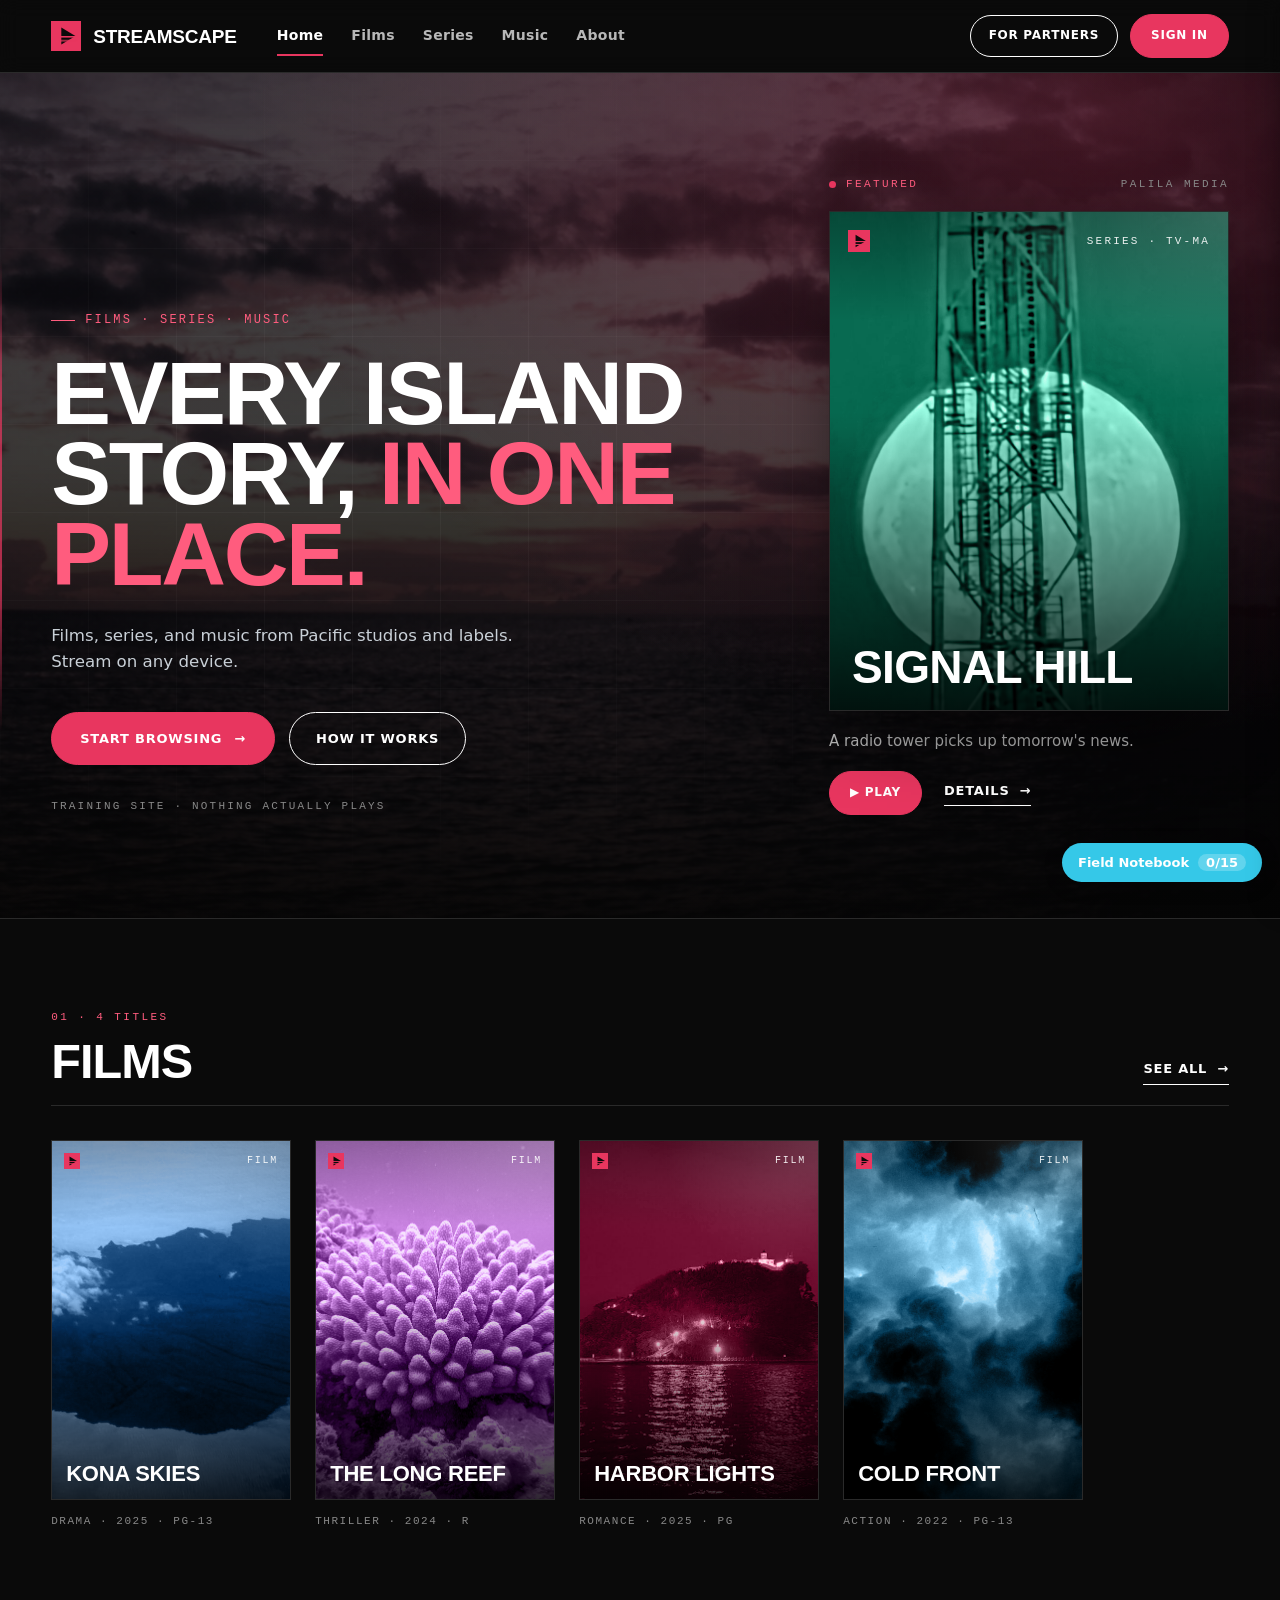
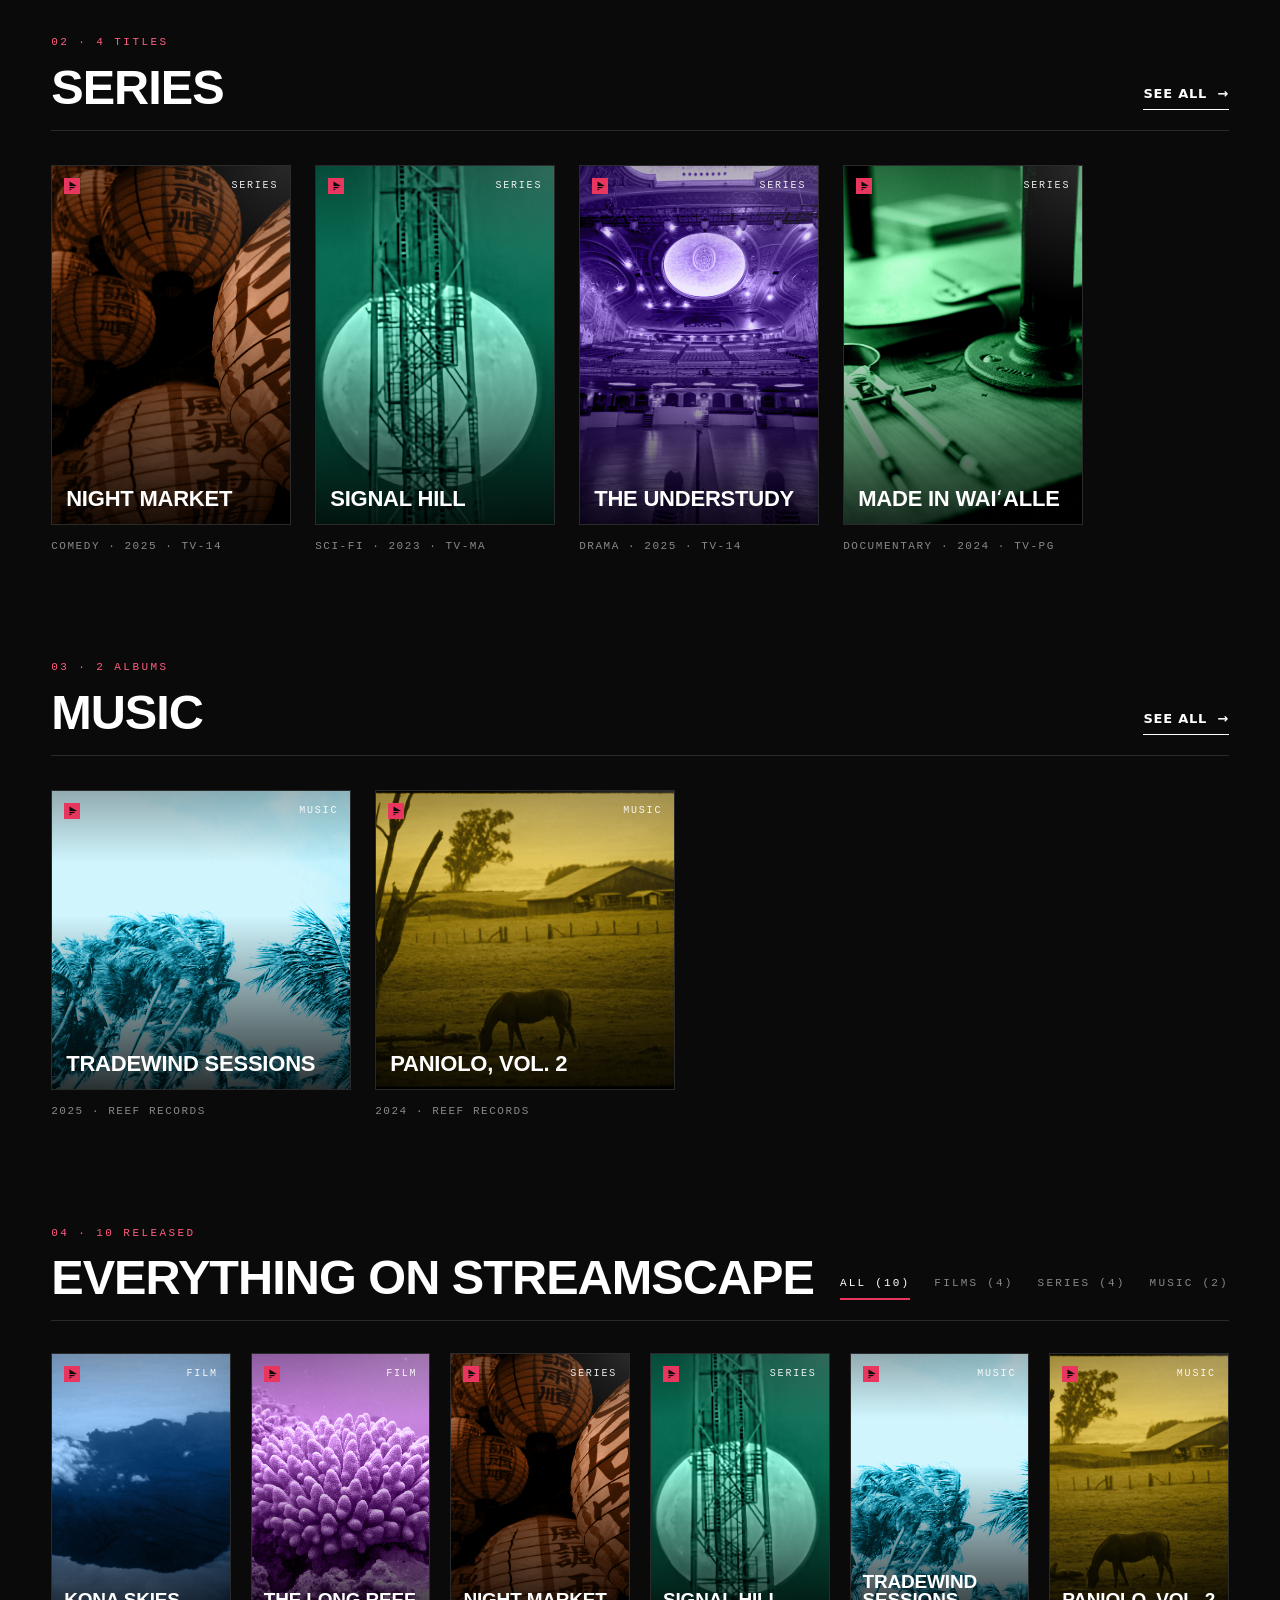
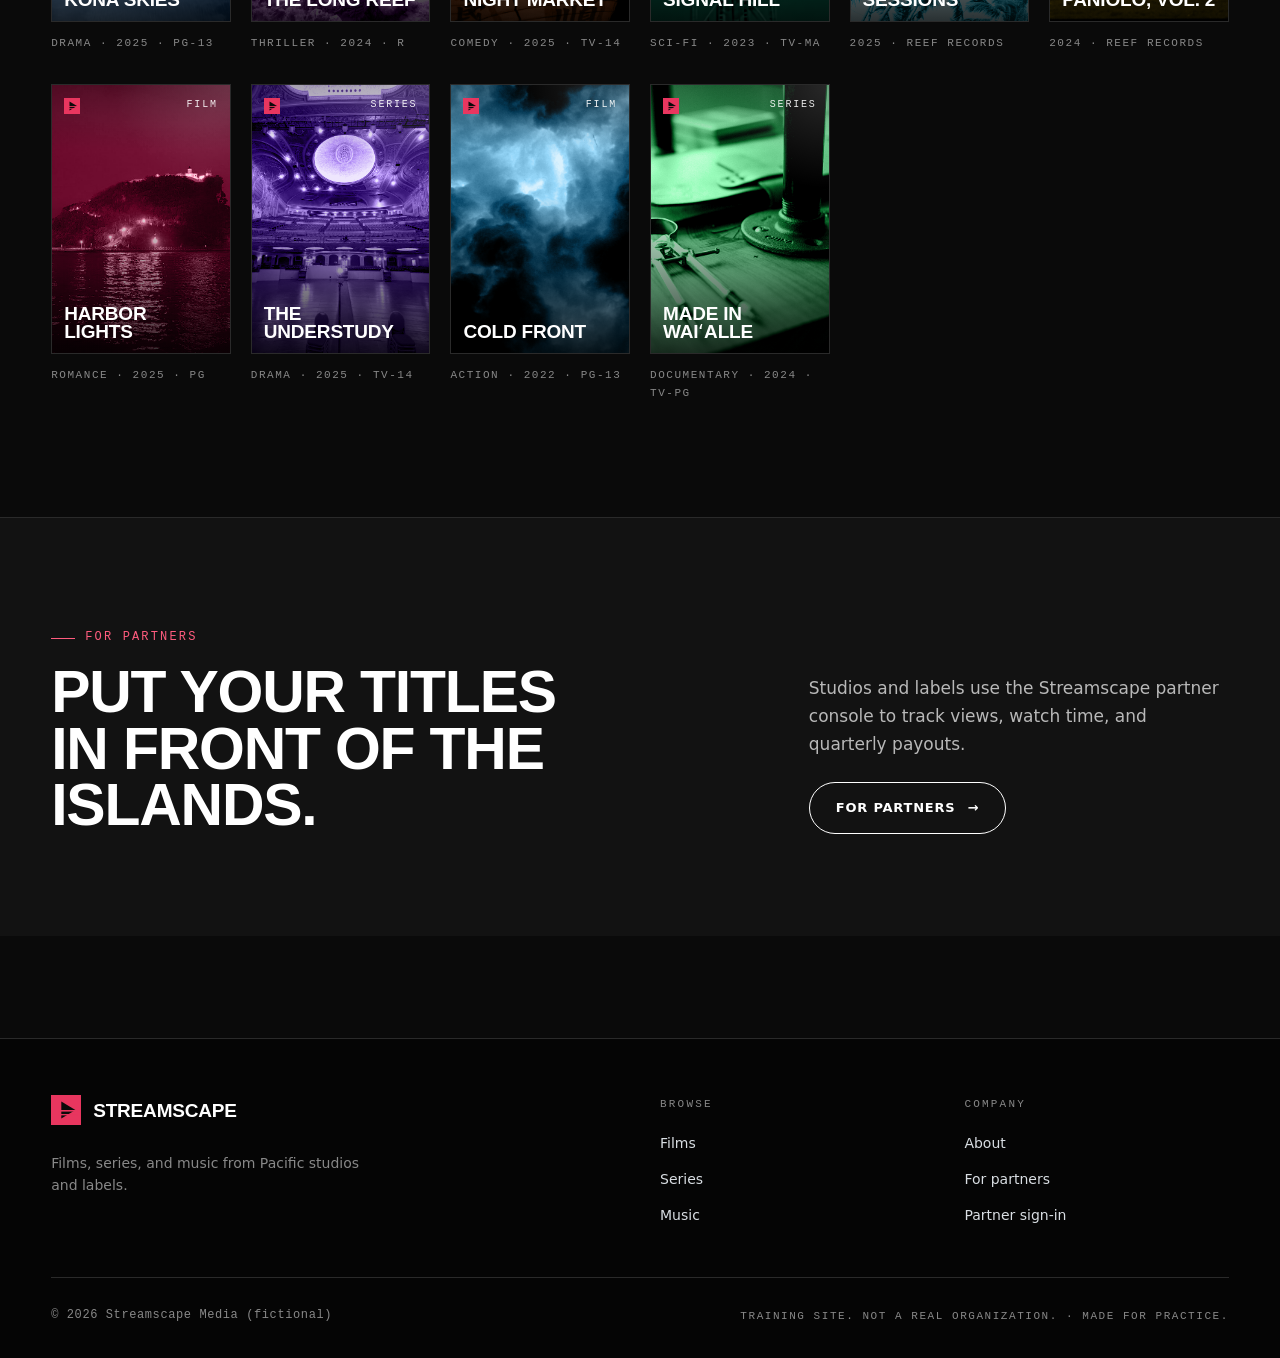
<file: index.html>
<!-- MOCK SITE FOR TRAINING. Not a real organization. -->
<!doctype html>
<html lang="en">
<head>
<meta charset="utf-8">
<meta name="viewport" content="width=device-width, initial-scale=1">
<title>Streamscape · Movies, series, and music</title>
<link rel="stylesheet" href="assets/css/public.css">
</head>
<body>
<header class="hd">
  <div class="hd__in">
    <a class="hd__brand" href="index.html">
      <svg class="hd__logo" viewBox="0 0 64 64" aria-hidden="true"><rect width="64" height="64" fill="#e8365f"/><path d="M22 14 L52 32 L22 50 Z" fill="#0a0a0a"/><rect class="rip" x="16" y="32" width="40" height="3.4" fill="#e8365f"/><rect class="rip rip--2" x="16" y="40.6" width="40" height="2.8" fill="#e8365f"/></svg>
      <span class="wordmark">Streamscape</span>
    </a>
    <nav class="hd__nav">
      <a href="index.html" class="is-active">Home</a>
      <a href="index.html#films">Films</a>
      <a href="index.html#series">Series</a>
      <a href="index.html#music">Music</a>
      <a href="about.html">About</a>
    </nav>
    <div class="hd__cta">
      <a class="pill pill--line" href="partners.html">For partners</a>
      <a class="pill pill--solid" href="#">Sign in</a>
    </div>
  </div>
</header>

<section class="hero">
  <img class="hero__photo" src="assets/photos/hero-coast.jpg" alt="">
  <div class="hero__shade"></div>
  <div class="grid-lines"></div>
  <div class="rail"></div>
  <div class="hero__in">
    <div class="hero__copy">
      <div class="eyebrow"><span class="eyebrow__rule"></span>Films · Series · Music</div>
      <h1 class="display-1">
        <span class="w"><span>Every</span></span>
        <span class="w"><span>island</span></span>
        <span class="w"><span>story,</span></span>
        <span class="w w--accent"><span class="accent">in</span></span>
        <span class="w"><span class="accent">one</span></span>
        <span class="w"><span class="accent">place.</span></span>
      </h1>
      <p class="lede">Films, series, and music from Pacific studios and labels. Stream on any device.</p>
      <div class="hero__cta">
        <a class="pill pill--solid pill--lg pill--lift pill--arrow" href="#films">Start browsing <span>&rarr;</span></a>
        <a class="pill pill--line pill--lg" href="about.html">How it works</a>
      </div>
      <div class="hero__note">Training site · nothing actually plays</div>
    </div>
    <div class="feat" id="featured"></div>
  </div>
</section>

<main class="main">
  <div id="rows" style="display:contents"></div>

  <section class="reveal" id="all">
    <div class="row__head all__head">
      <div><div class="micro" id="all-count">04</div><h2 class="display-2">Everything on Streamscape</h2></div>
      <div class="all__tabs" id="all-tabs"></div>
    </div>
    <div class="all__grid" id="all-grid"></div>
  </section>
</main>

<section class="band">
  <div class="band__in">
    <div class="band__lead reveal">
      <div class="eyebrow"><span class="eyebrow__rule"></span>For partners</div>
      <h2>Put your titles in front of the islands.</h2>
    </div>
    <div class="band__side">
      <p>Studios and labels use the Streamscape partner console to track views, watch time, and quarterly payouts.</p>
      <a class="pill pill--line pill--lg pill--arrow" href="partners.html">For partners <span>&rarr;</span></a>
    </div>
  </div>
</section>

<footer class="ft">
  <div class="ft__in">
    <div class="ft__grid">
      <div class="ft__brand">
        <a href="index.html"><img src="assets/logo/streamscape-mark.svg" alt=""><span class="wordmark">Streamscape</span></a>
        <p class="ft__tag">Films, series, and music from Pacific studios and labels.</p>
      </div>
      <div class="ft__col"><h4>Browse</h4><ul><li><a href="index.html#films">Films</a></li><li><a href="index.html#series">Series</a></li><li><a href="index.html#music">Music</a></li></ul></div>
      <div class="ft__col"><h4>Company</h4><ul><li><a href="about.html">About</a></li><li><a href="partners.html">For partners</a></li><li><a href="partners/login.html">Partner sign-in</a></li></ul></div>
    </div>
    <div class="ft__bottom">
      <span class="ft__copy">&copy; 2026 Streamscape Media (fictional)</span>
      <span class="ft__note">Training site. Not a real organization. · Made for practice.</span>
    </div>
  </div>
</footer>

<script src="assets/js/data.js"></script>
<script src="assets/js/app.js"></script>
<script src="assets/js/public.js"></script>
<script src="assets/js/kapu-challenges.js"></script>
<script src="assets/js/kapu-notebook.js"></script>
</body>
</html>
</file>
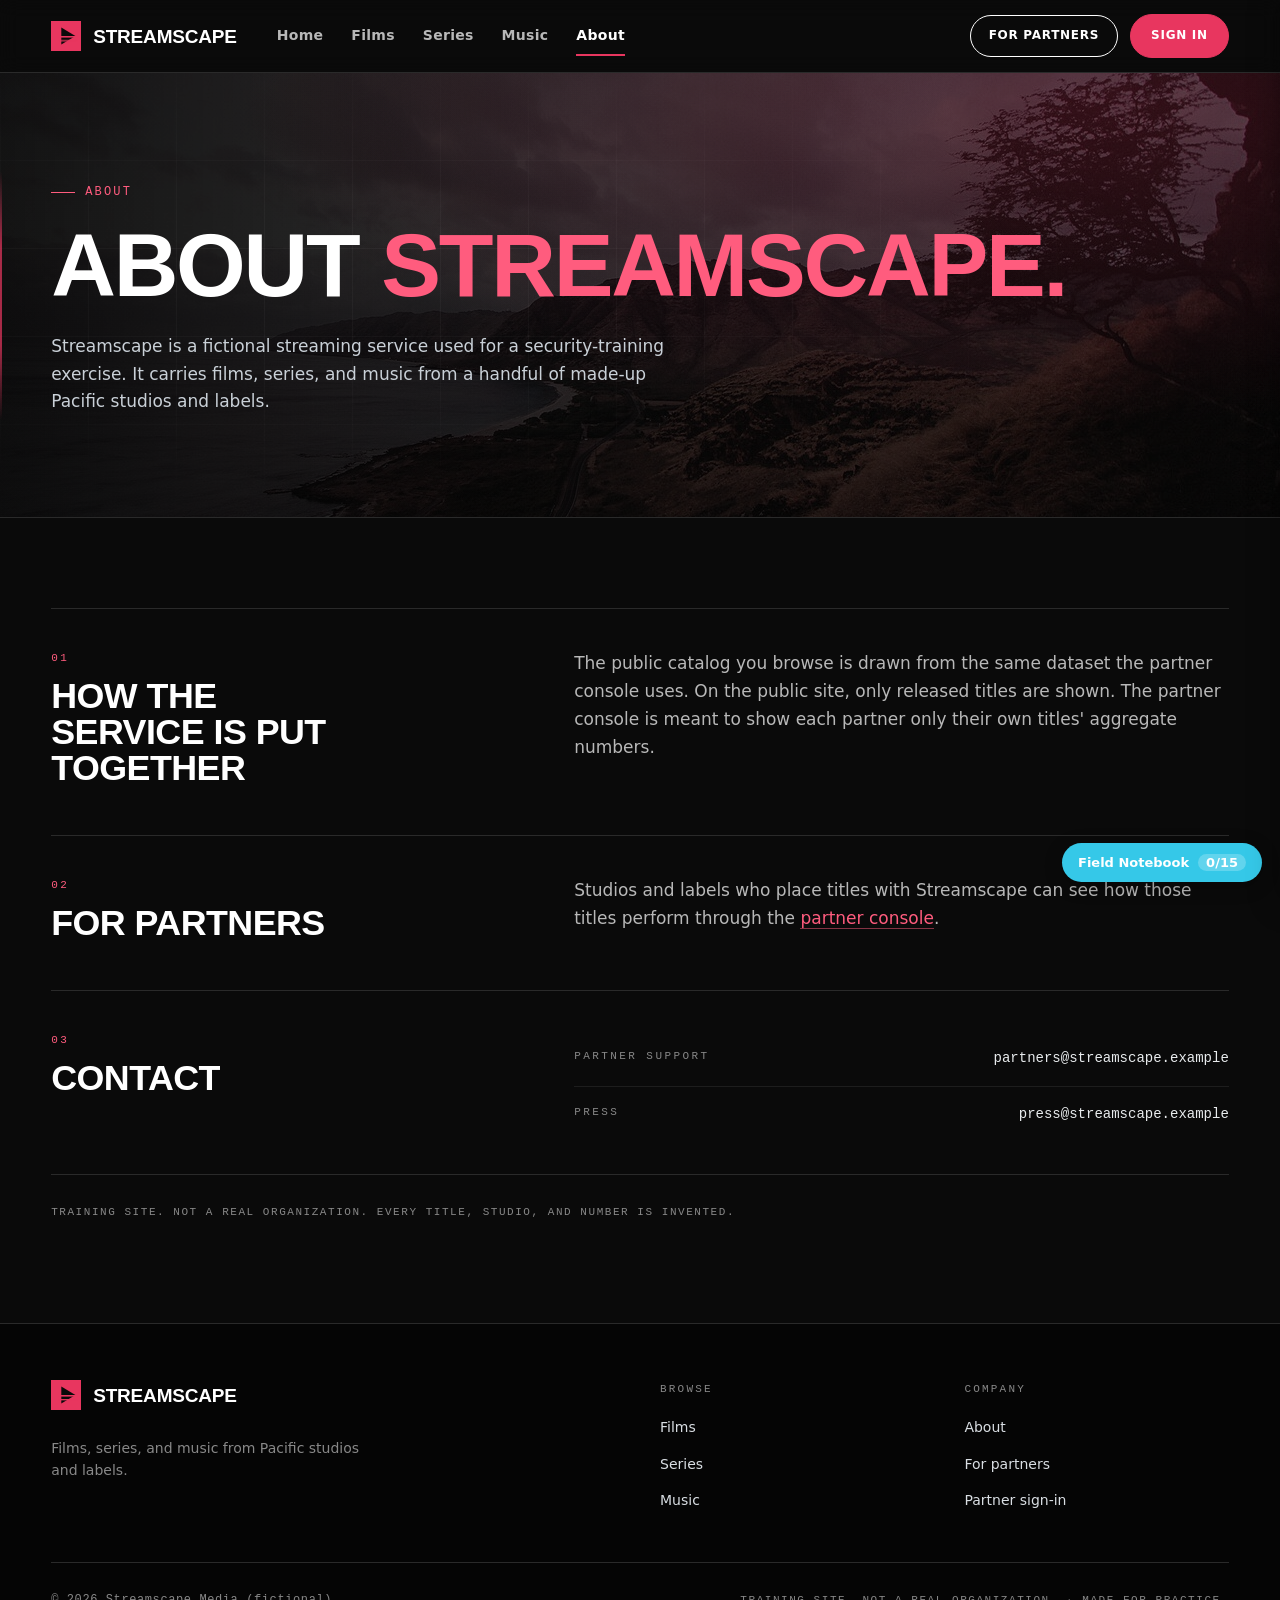
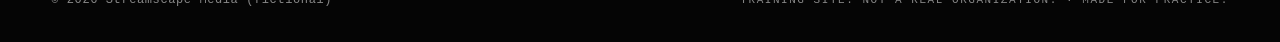
<file: about.html>
<!-- MOCK SITE FOR TRAINING. Not a real organization. -->
<!doctype html>
<html lang="en">
<head>
<meta charset="utf-8">
<meta name="viewport" content="width=device-width, initial-scale=1">
<title>About · Streamscape</title>
<link rel="stylesheet" href="assets/css/public.css">
</head>
<body>
<header class="hd">
  <div class="hd__in">
    <a class="hd__brand" href="index.html">
      <svg class="hd__logo" viewBox="0 0 64 64" aria-hidden="true"><rect width="64" height="64" fill="#e8365f"/><path d="M22 14 L52 32 L22 50 Z" fill="#0a0a0a"/><rect class="rip" x="16" y="32" width="40" height="3.4" fill="#e8365f"/><rect class="rip rip--2" x="16" y="40.6" width="40" height="2.8" fill="#e8365f"/></svg>
      <span class="wordmark">Streamscape</span>
    </a>
    <nav class="hd__nav">
      <a href="index.html">Home</a>
      <a href="index.html#films">Films</a>
      <a href="index.html#series">Series</a>
      <a href="index.html#music">Music</a>
      <a href="about.html" class="is-active">About</a>
    </nav>
    <div class="hd__cta">
      <a class="pill pill--line" href="partners.html">For partners</a>
      <a class="pill pill--solid" href="#">Sign in</a>
    </div>
  </div>
</header>

<section class="hero hero--about">
  <img class="hero__photo" src="assets/photos/about-coast.jpg" alt="">
  <div class="hero__shade"></div>
  <div class="grid-lines"></div>
  <div class="rail"></div>
  <div class="hero__in">
    <div class="hero__copy">
      <div class="eyebrow"><span class="eyebrow__rule"></span>About</div>
      <h1 class="display-1 up" style="--d:.1s; max-width:none">About <span class="accent">Streamscape.</span></h1>
      <p class="lede lede--wide">Streamscape is a fictional streaming service used for a security-training exercise. It carries films, series, and music from a handful of made-up Pacific studios and labels.</p>
    </div>
  </div>
</section>

<main class="main" style="gap:0">
  <div class="block reveal">
    <div class="block__lead"><div class="micro">01</div><h2>How the service is put together</h2></div>
    <p class="block__body">The public catalog you browse is drawn from the same dataset the partner console uses. On the public site, only released titles are shown. The partner console is meant to show each partner only their own titles' aggregate numbers.</p>
  </div>
  <div class="block reveal">
    <div class="block__lead"><div class="micro">02</div><h2>For partners</h2></div>
    <p class="block__body">Studios and labels who place titles with Streamscape can see how those titles perform through the <a href="partners.html">partner console</a>.</p>
  </div>
  <div class="block reveal">
    <div class="block__lead"><div class="micro">03</div><h2>Contact</h2></div>
    <div class="contact">
      <div class="contact__row"><span class="contact__k">Partner support</span><span class="contact__v">partners@streamscape.example</span></div>
      <div class="contact__row"><span class="contact__k">Press</span><span class="contact__v">press@streamscape.example</span></div>
    </div>
  </div>
  <p class="finenote">Training site. Not a real organization. Every title, studio, and number is invented.</p>
</main>

<footer class="ft">
  <div class="ft__in">
    <div class="ft__grid">
      <div class="ft__brand">
        <a href="index.html"><img src="assets/logo/streamscape-mark.svg" alt=""><span class="wordmark">Streamscape</span></a>
        <p class="ft__tag">Films, series, and music from Pacific studios and labels.</p>
      </div>
      <div class="ft__col"><h4>Browse</h4><ul><li><a href="index.html#films">Films</a></li><li><a href="index.html#series">Series</a></li><li><a href="index.html#music">Music</a></li></ul></div>
      <div class="ft__col"><h4>Company</h4><ul><li><a href="about.html">About</a></li><li><a href="partners.html">For partners</a></li><li><a href="partners/login.html">Partner sign-in</a></li></ul></div>
    </div>
    <div class="ft__bottom">
      <span class="ft__copy">&copy; 2026 Streamscape Media (fictional)</span>
      <span class="ft__note">Training site. Not a real organization. · Made for practice.</span>
    </div>
  </div>
</footer>
<script src="assets/js/kapu-challenges.js"></script>
<script src="assets/js/kapu-notebook.js"></script>
</body>
</html>
</file>
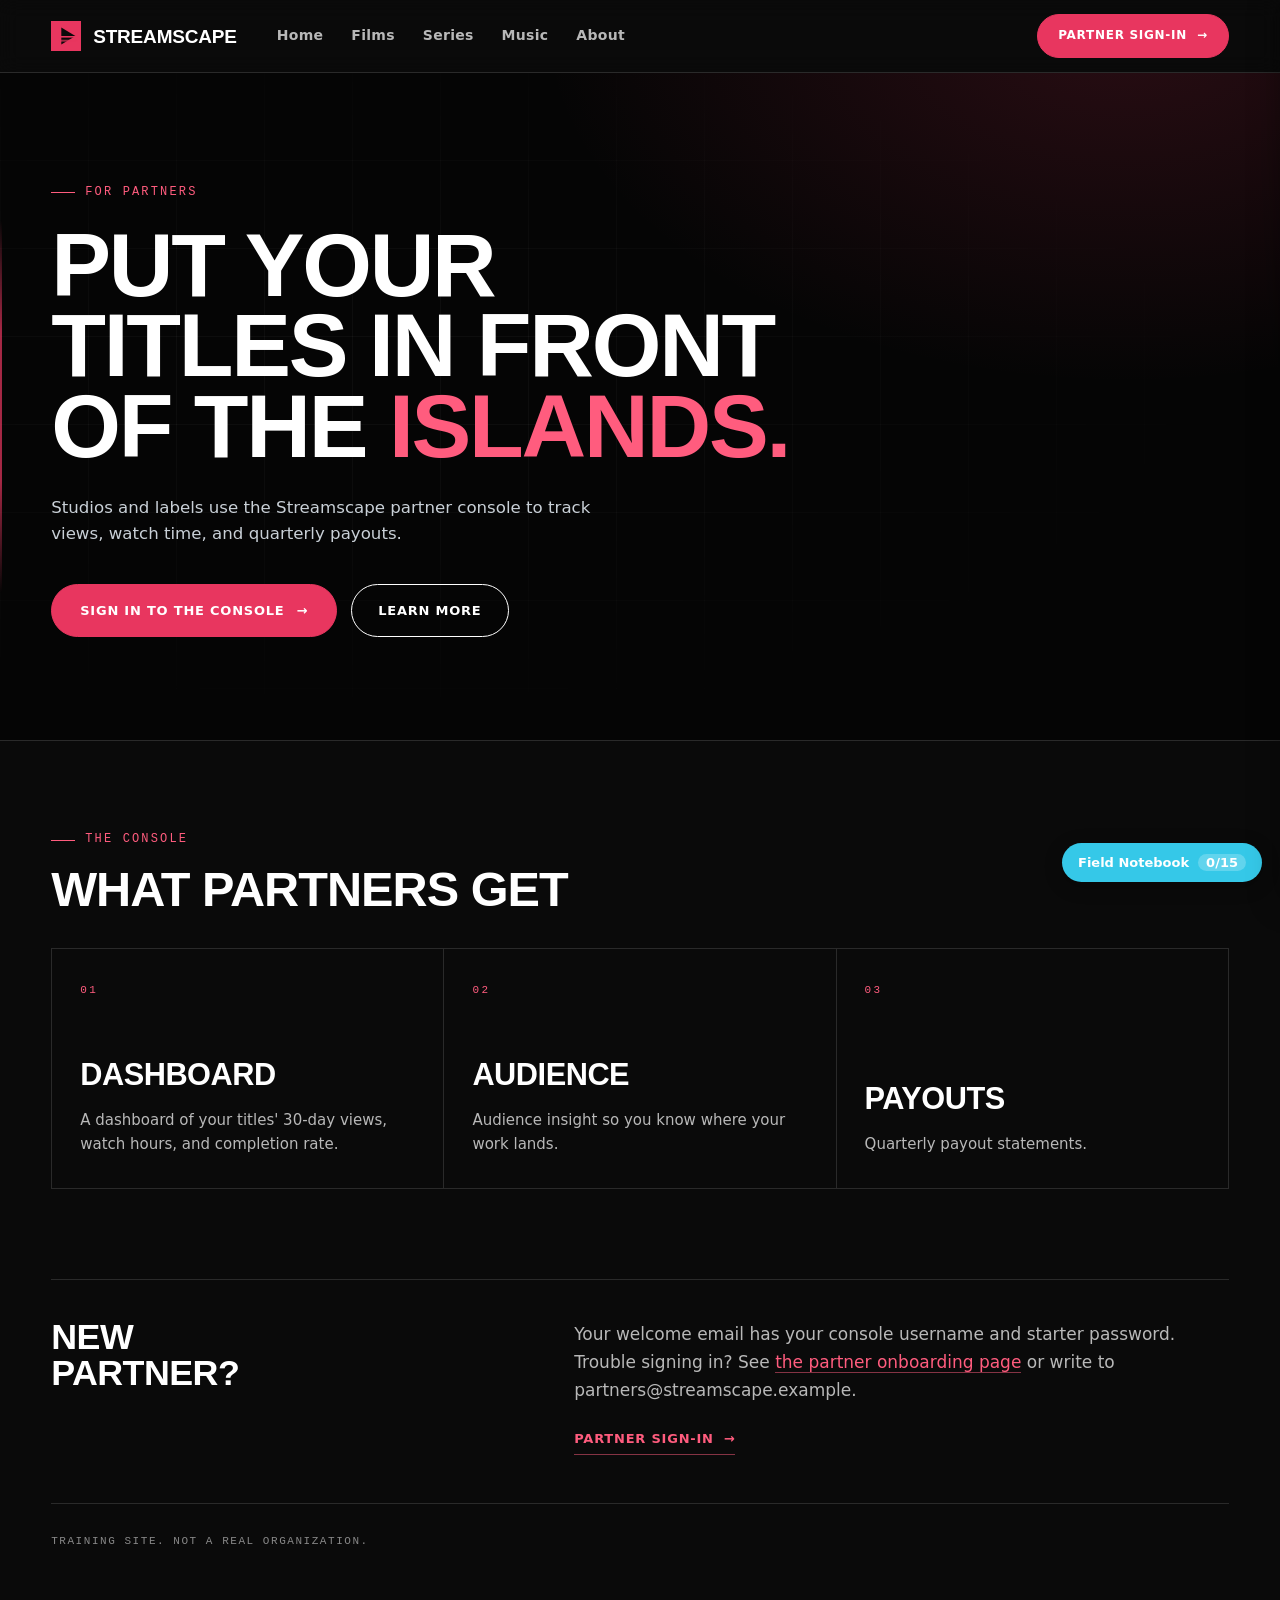
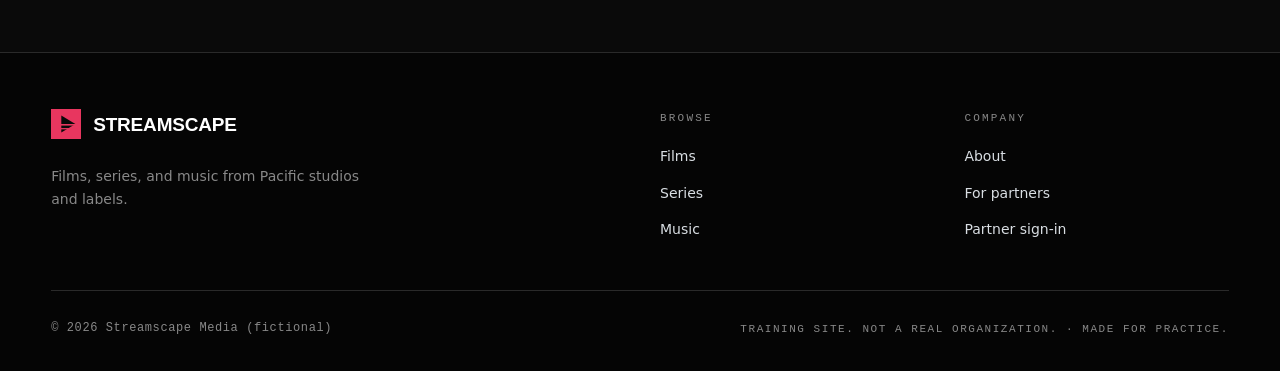
<file: partners.html>
<!-- MOCK SITE FOR TRAINING. Not a real organization. -->
<!doctype html>
<html lang="en">
<head>
<meta charset="utf-8">
<meta name="viewport" content="width=device-width, initial-scale=1">
<title>For partners · Streamscape</title>
<link rel="stylesheet" href="assets/css/public.css">
</head>
<body>
<header class="hd">
  <div class="hd__in">
    <a class="hd__brand" href="index.html">
      <svg class="hd__logo" viewBox="0 0 64 64" aria-hidden="true"><rect width="64" height="64" fill="#e8365f"/><path d="M22 14 L52 32 L22 50 Z" fill="#0a0a0a"/><rect class="rip" x="16" y="32" width="40" height="3.4" fill="#e8365f"/><rect class="rip rip--2" x="16" y="40.6" width="40" height="2.8" fill="#e8365f"/></svg>
      <span class="wordmark">Streamscape</span>
    </a>
    <nav class="hd__nav">
      <a href="index.html">Home</a>
      <a href="index.html#films">Films</a>
      <a href="index.html#series">Series</a>
      <a href="index.html#music">Music</a>
      <a href="about.html">About</a>
    </nav>
    <div class="hd__cta">
      <a class="pill pill--solid pill--arrow" href="partners/login.html">Partner sign-in <span>&rarr;</span></a>
    </div>
  </div>
</header>

<section class="hero hero--partners">
  <div class="grid-lines"></div>
  <div class="rail"></div>
  <div class="hero__in">
    <div class="hero__copy">
      <div class="eyebrow"><span class="eyebrow__rule"></span>For partners</div>
      <h1 class="display-1 up" style="--d:.1s; max-width:15ch">Put your titles in front of the <span class="accent">islands.</span></h1>
      <p class="lede" style="max-width:52ch">Studios and labels use the Streamscape partner console to track views, watch time, and quarterly payouts.</p>
      <div class="hero__cta">
        <a class="pill pill--solid pill--lg pill--lift pill--arrow" href="partners/login.html">Sign in to the console <span>&rarr;</span></a>
        <a class="pill pill--line pill--lg" href="about.html">Learn more</a>
      </div>
    </div>
  </div>
</section>

<main class="main" style="gap:0">
  <div class="eyebrow"><span class="eyebrow__rule"></span>The console</div>
  <h2 class="display-2" style="margin:16px 0 0">What partners get</h2>
  <div class="perks">
    <div class="perk reveal"><div class="micro">01</div><div class="perk__title">Dashboard</div><p>A dashboard of your titles' 30-day views, watch hours, and completion rate.</p></div>
    <div class="perk reveal"><div class="micro">02</div><div class="perk__title">Audience</div><p>Audience insight so you know where your work lands.</p></div>
    <div class="perk reveal"><div class="micro">03</div><div class="perk__title">Payouts</div><p>Quarterly payout statements.</p></div>
  </div>
  <div class="block newp">
    <div class="block__lead"><h3>New partner?</h3></div>
    <div class="block__body block__body--col">
      <p style="max-width:62ch">Your welcome email has your console username and starter password. Trouble signing in? See <a href="partners/onboarding.html">the partner onboarding page</a> or write to partners@streamscape.example.</p>
      <a class="link-ul" href="partners/login.html">Partner sign-in <span>&rarr;</span></a>
    </div>
  </div>
  <p class="finenote">Training site. Not a real organization.</p>
</main>

<footer class="ft">
  <div class="ft__in">
    <div class="ft__grid">
      <div class="ft__brand">
        <a href="index.html"><img src="assets/logo/streamscape-mark.svg" alt=""><span class="wordmark">Streamscape</span></a>
        <p class="ft__tag">Films, series, and music from Pacific studios and labels.</p>
      </div>
      <div class="ft__col"><h4>Browse</h4><ul><li><a href="index.html#films">Films</a></li><li><a href="index.html#series">Series</a></li><li><a href="index.html#music">Music</a></li></ul></div>
      <div class="ft__col"><h4>Company</h4><ul><li><a href="about.html">About</a></li><li><a href="partners.html">For partners</a></li><li><a href="partners/login.html">Partner sign-in</a></li></ul></div>
    </div>
    <div class="ft__bottom">
      <span class="ft__copy">&copy; 2026 Streamscape Media (fictional)</span>
      <span class="ft__note">Training site. Not a real organization. · Made for practice.</span>
    </div>
  </div>
</footer>
<script src="assets/js/kapu-challenges.js"></script>
<script src="assets/js/kapu-notebook.js"></script>
</body>
</html>
</file>
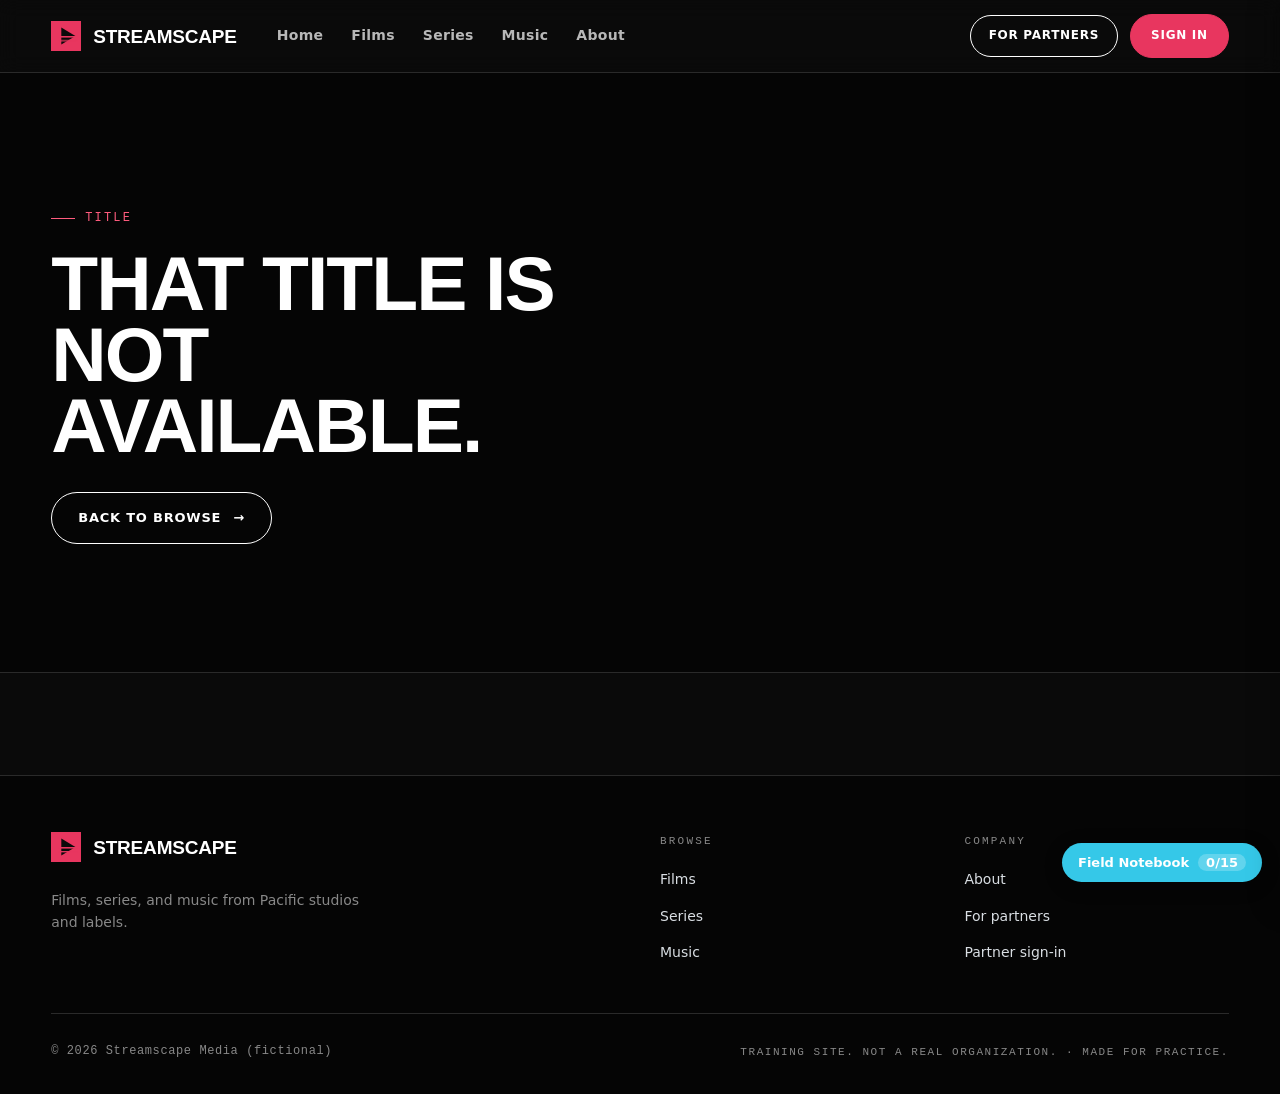
<file: title.html>
<!-- MOCK SITE FOR TRAINING. Not a real organization. -->
<!doctype html>
<html lang="en">
<head>
<meta charset="utf-8">
<meta name="viewport" content="width=device-width, initial-scale=1">
<title>Title · Streamscape</title>
<link rel="stylesheet" href="assets/css/public.css">
</head>
<body>
<header class="hd">
  <div class="hd__in">
    <a class="hd__brand" href="index.html">
      <svg class="hd__logo" viewBox="0 0 64 64" aria-hidden="true"><rect width="64" height="64" fill="#e8365f"/><path d="M22 14 L52 32 L22 50 Z" fill="#0a0a0a"/><rect class="rip" x="16" y="32" width="40" height="3.4" fill="#e8365f"/><rect class="rip rip--2" x="16" y="40.6" width="40" height="2.8" fill="#e8365f"/></svg>
      <span class="wordmark">Streamscape</span>
    </a>
    <nav class="hd__nav">
      <a href="index.html">Home</a>
      <a href="index.html#films">Films</a>
      <a href="index.html#series">Series</a>
      <a href="index.html#music">Music</a>
      <a href="about.html">About</a>
    </nav>
    <div class="hd__cta">
      <a class="pill pill--line" href="partners.html">For partners</a>
      <a class="pill pill--solid" href="#">Sign in</a>
    </div>
  </div>
</header>

<div id="title-page"></div>

<footer class="ft">
  <div class="ft__in">
    <div class="ft__grid">
      <div class="ft__brand">
        <a href="index.html"><img src="assets/logo/streamscape-mark.svg" alt=""><span class="wordmark">Streamscape</span></a>
        <p class="ft__tag">Films, series, and music from Pacific studios and labels.</p>
      </div>
      <div class="ft__col"><h4>Browse</h4><ul><li><a href="index.html#films">Films</a></li><li><a href="index.html#series">Series</a></li><li><a href="index.html#music">Music</a></li></ul></div>
      <div class="ft__col"><h4>Company</h4><ul><li><a href="about.html">About</a></li><li><a href="partners.html">For partners</a></li><li><a href="partners/login.html">Partner sign-in</a></li></ul></div>
    </div>
    <div class="ft__bottom">
      <span class="ft__copy">&copy; 2026 Streamscape Media (fictional)</span>
      <span class="ft__note">Training site. Not a real organization. · Made for practice.</span>
    </div>
  </div>
</footer>

<script src="assets/js/data.js"></script>
<script src="assets/js/app.js"></script>
<script src="assets/js/public.js"></script>
<script src="assets/js/kapu-challenges.js"></script>
<script src="assets/js/kapu-notebook.js"></script>
</body>
</html>
</file>
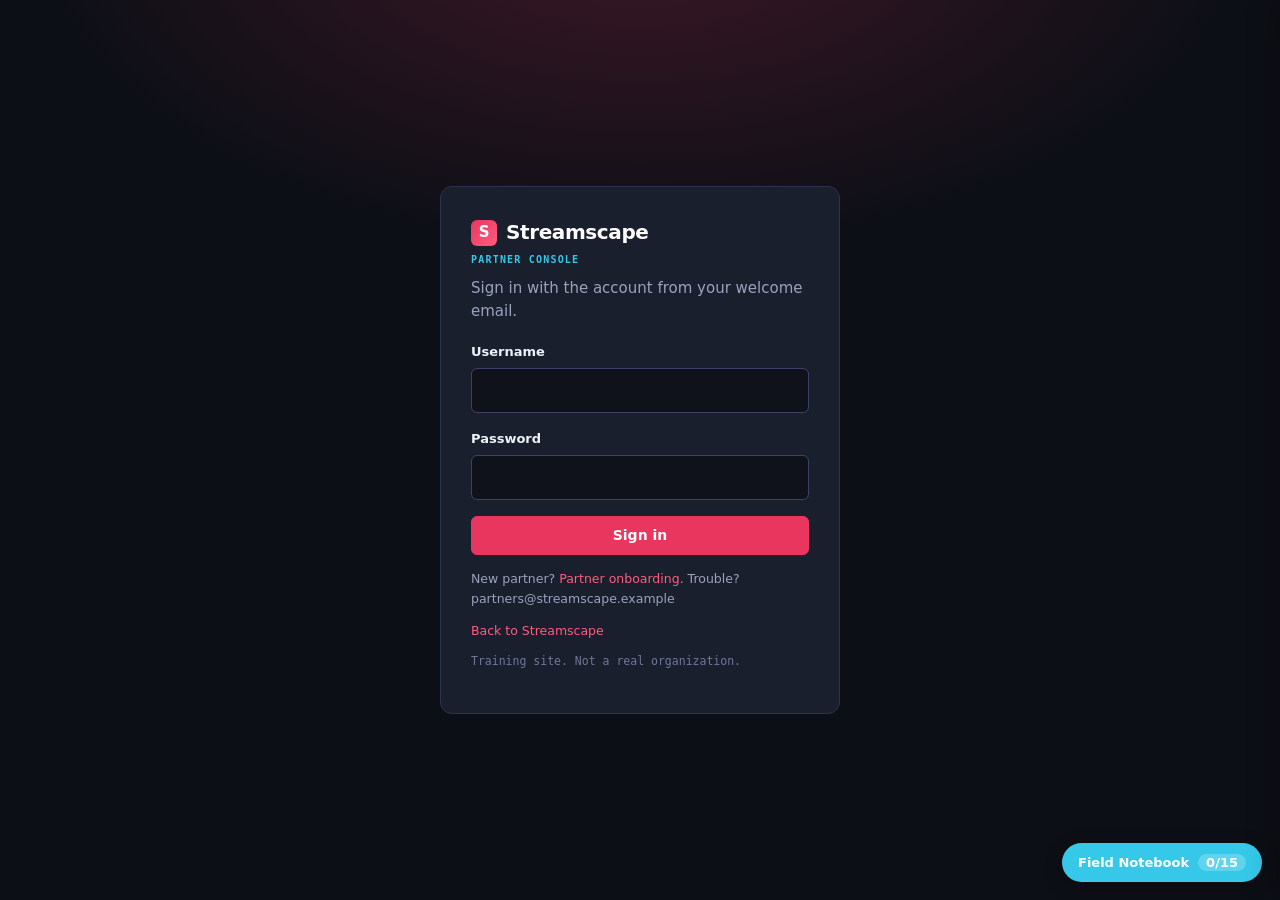
<file: partners/audience.html>
<!-- MOCK SITE FOR TRAINING. Not a real organization. -->
<!doctype html>
<html lang="en">
<head>
<meta charset="utf-8">
<meta name="viewport" content="width=device-width, initial-scale=1">
<title>Audience · Streamscape partner console</title>
<link rel="stylesheet" href="../assets/css/style.css">
</head>
<body>
<div class="console">
  <aside class="console__rail">
    <div><a class="logo" href="dashboard.html"><span class="logo__mark">S</span>Streamscape</a><div class="tag">Partner console</div></div>
    <nav class="pnav">
      <a href="dashboard.html">Dashboard</a>
      <a href="catalog.html">Catalog</a>
      <a href="audience.html">Audience</a>
      <a href="payouts.html">Payouts</a>
      <a href="exports.html">Data export</a>
    </nav>
    <div class="foot"><div id="who">Partner</div><a href="#" id="logout">Sign out</a></div>
  </aside>
  <main class="console__main">
    <div class="pagehead"><div><div class="crumb">Partner console · Audience</div><h1>Audience insight</h1></div></div>
    <div class="callout">The sample below lists individual viewer rows.</div>
    <div class="card">
      <div class="card__head"><h2>Recent viewer sample</h2></div>
      <div class="table-wrap"><table>
        <thead><tr><th>Viewer ID</th><th>Region</th><th>Plan</th><th>Device</th><th>Watched</th></tr></thead>
        <tbody id="audience-body"></tbody>
      </table></div>
      <p class="hint" id="audience-note"></p>
    </div>
    <p class="mock-note">Training site. Not a real organization. Viewer IDs are invented.</p>
  </main>
</div>
<script src="../assets/js/data.js"></script>
<script src="../assets/js/app.js"></script>
<script src="../assets/js/console.js"></script>
<script src="../assets/js/kapu-challenges.js"></script>
<script src="../assets/js/kapu-notebook.js"></script>
</body>
</html>
</file>
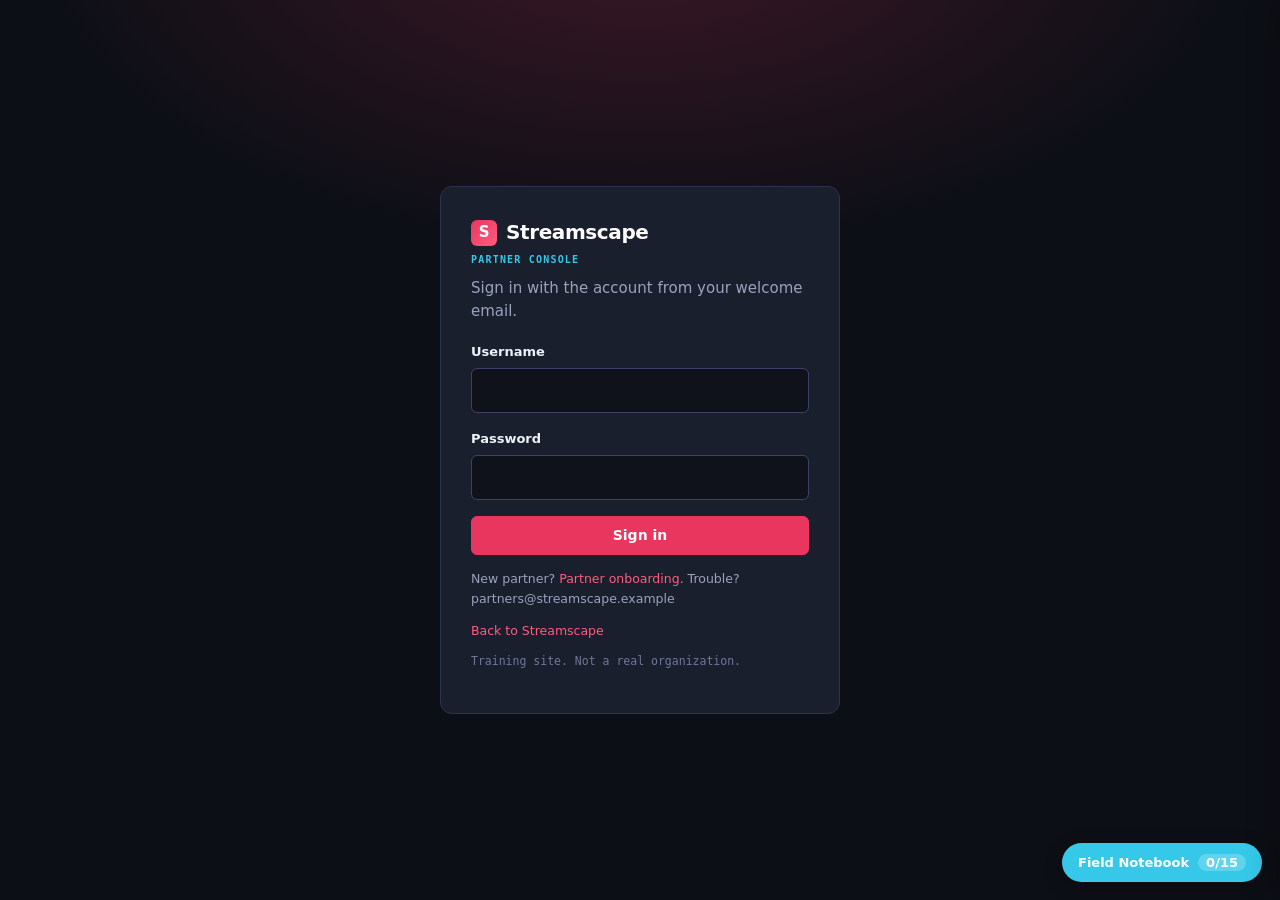
<file: partners/catalog.html>
<!-- MOCK SITE FOR TRAINING. Not a real organization. -->
<!doctype html>
<html lang="en">
<head>
<meta charset="utf-8">
<meta name="viewport" content="width=device-width, initial-scale=1">
<title>Catalog · Streamscape partner console</title>
<link rel="stylesheet" href="../assets/css/style.css">
</head>
<body>
<div class="console">
  <aside class="console__rail">
    <div><a class="logo" href="dashboard.html"><span class="logo__mark">S</span>Streamscape</a><div class="tag">Partner console</div></div>
    <nav class="pnav">
      <a href="dashboard.html">Dashboard</a>
      <a href="catalog.html">Catalog</a>
      <a href="audience.html">Audience</a>
      <a href="payouts.html">Payouts</a>
      <a href="exports.html">Data export</a>
    </nav>
    <div class="foot"><div id="who">Partner</div><a href="#" id="logout">Sign out</a></div>
  </aside>
  <main class="console__main">
    <div class="pagehead"><div><div class="crumb">Partner console · Catalog</div><h1>Catalog</h1></div><span class="muted" id="catalog-count"></span></div>
    <div class="callout">This view lists the full Streamscape catalog, not only your titles. Released and embargoed titles from every partner appear here.</div>
    <div class="callout">Console build tag: <code>100 97 115 104 98 111 97 114 100 45 105 115 45 116 104 101 45 111 110 108 121 45 115 99 111 112 101 100 45 112 97 103 101</code></div>
    <div class="card"><div class="table-wrap"><table>
      <thead><tr><th>ID</th><th>Title</th><th>Type</th><th>Owning partner</th><th>Status</th></tr></thead>
      <tbody id="catalog-body"></tbody>
    </table></div></div>
    <p class="mock-note">Training site. Not a real organization.</p>
  </main>
</div>
<script src="../assets/js/data.js"></script>
<script src="../assets/js/app.js"></script>
<script src="../assets/js/console.js"></script>
<script src="../assets/js/kapu-challenges.js"></script>
<script src="../assets/js/kapu-notebook.js"></script>
</body>
</html>
</file>
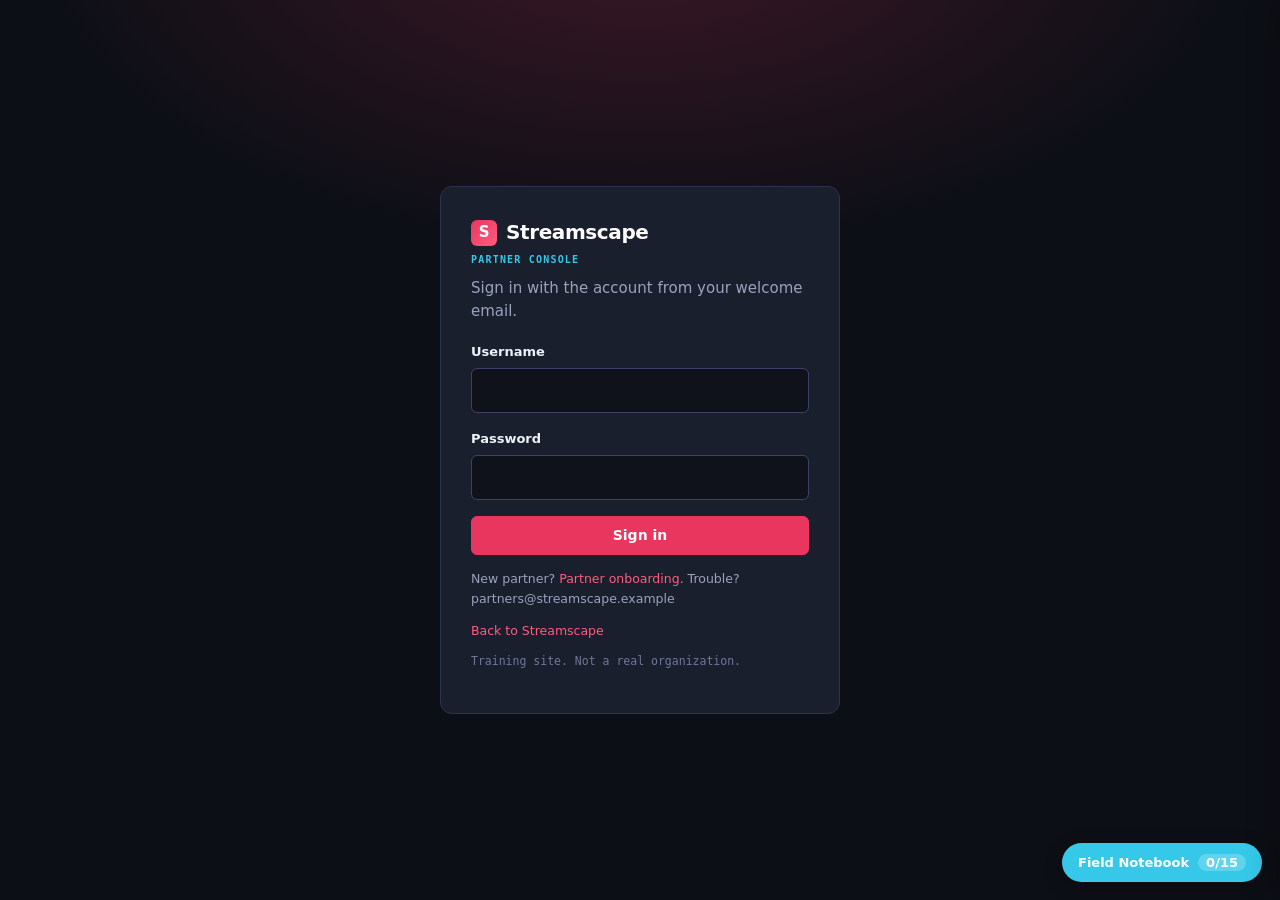
<file: partners/dashboard.html>
<!-- MOCK SITE FOR TRAINING. Not a real organization. -->
<!doctype html>
<html lang="en">
<head>
<meta charset="utf-8">
<meta name="viewport" content="width=device-width, initial-scale=1">
<title>Dashboard · Streamscape partner console</title>
<link rel="stylesheet" href="../assets/css/style.css">
</head>
<body>
<div class="console">
  <aside class="console__rail">
    <div><a class="logo" href="dashboard.html"><span class="logo__mark">S</span>Streamscape</a><div class="tag">Partner console</div></div>
    <nav class="pnav">
      <a href="dashboard.html">Dashboard</a>
      <a href="catalog.html">Catalog</a>
      <a href="audience.html">Audience</a>
      <a href="payouts.html">Payouts</a>
      <a href="exports.html">Data export</a>
    </nav>
    <div class="foot"><div id="who">Partner</div><a href="#" id="logout">Sign out</a></div>
  </aside>
  <main class="console__main">
    <div class="pagehead"><div><div class="crumb">Partner console · Overview</div><h1>Dashboard</h1></div></div>
    <div id="dash"></div>
    <p class="mock-note">Training site. Not a real organization.</p>
  </main>
</div>
<script src="../assets/js/data.js"></script>
<script src="../assets/js/app.js"></script>
<script src="../assets/js/console.js"></script>
<script src="../assets/js/kapu-challenges.js"></script>
<script src="../assets/js/kapu-notebook.js"></script>
</body>
</html>
</file>
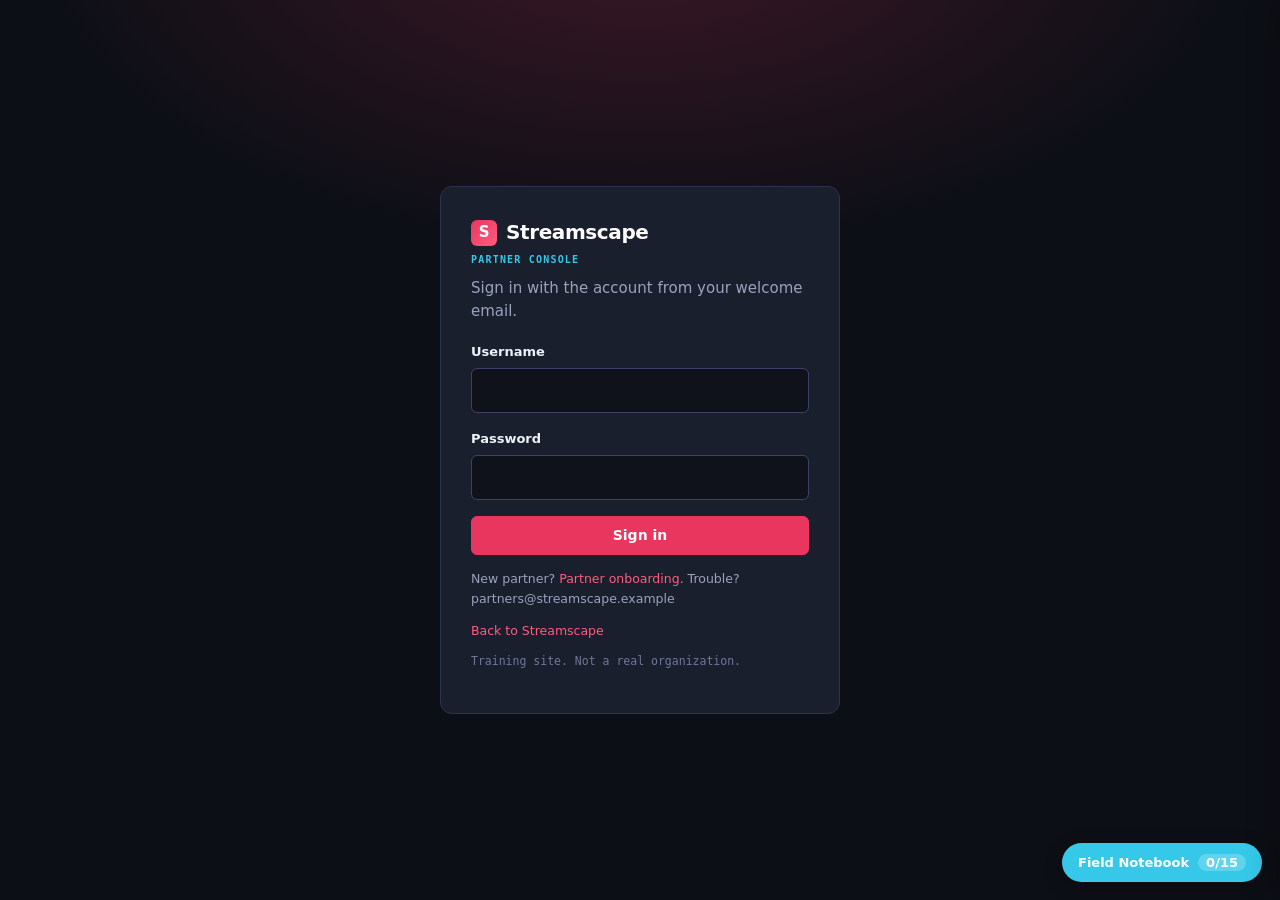
<file: partners/exports.html>
<!-- MOCK SITE FOR TRAINING. Not a real organization. -->
<!doctype html>
<html lang="en">
<head>
<meta charset="utf-8">
<meta name="viewport" content="width=device-width, initial-scale=1">
<title>Data export · Streamscape partner console</title>
<link rel="stylesheet" href="../assets/css/style.css">
</head>
<body>
<div class="console">
  <aside class="console__rail">
    <div><a class="logo" href="dashboard.html"><span class="logo__mark">S</span>Streamscape</a><div class="tag">Partner console</div></div>
    <nav class="pnav">
      <a href="dashboard.html">Dashboard</a>
      <a href="catalog.html">Catalog</a>
      <a href="audience.html">Audience</a>
      <a href="payouts.html">Payouts</a>
      <a href="exports.html">Data export</a>
    </nav>
    <div class="foot"><div id="who">Partner</div><a href="#" id="logout">Sign out</a></div>
  </aside>
  <main class="console__main">
    <div class="pagehead"><div><div class="crumb">Partner console · Data export</div><h1>Nightly data feed</h1></div></div>

    <div class="callout">
      Streamscape copies partner analytics to an outside vendor every night with a data-extraction program called <strong>CatalogPull</strong>.
      The program is provided below for analysis, next to the configuration the vendor was handed. Reverse-engineer the program to confirm what it really collects, how it authenticates, and where it sends — and what the description leaves out.
    </div>

    <div class="card">
      <div class="card__head"><h2>The extraction program</h2><span class="badge badge--muted">read-only · inert</span></div>
      <p class="muted">CatalogPull is a small program. Open it and reverse-engineer it: work out exactly what it collects, how it authenticates, and where it sends. Decoding its configuration is the key step. It performs no network requests and runs only against a bundled sample — you are meant to read it, not run it.</p>
      <p><a class="btn btn--ghost" href="../assets/catalogpull.min.js" target="_blank" rel="noopener">Open catalogpull.min.js</a></p>
    </div>

    <div class="card">
      <div class="card__head"><h2>CatalogPull configuration <span class="badge badge--muted">what the vendor was told</span></h2></div>
      <div class="table-wrap" id="feed-config"></div>
      <p class="hint">Destination owner (hex): <code>74686972642d70617274792d616e616c79746963732d76656e646f72</code></p>
    </div>

    <div class="card">
      <div class="card__head"><h2>Preview the feed</h2><span class="badge badge--muted">training only</span></div>
      <p class="muted">This button renders what one night's file would contain, using the data already loaded in your browser. It contacts no network and sends nothing.</p>
      <button class="btn btn--ghost" type="button" id="feed-preview-btn">Preview one night's file</button>
      <pre class="datadump" id="feed-preview" hidden></pre>
    </div>

    <p class="mock-note">Training site. Not a real organization. The token and address above are fake.</p>
  </main>
</div>
<script src="../assets/js/data.js"></script>
<script src="../assets/js/app.js"></script>
<script src="../assets/js/console.js"></script>
<script src="../assets/js/kapu-challenges.js"></script>
<script src="../assets/js/kapu-notebook.js"></script>
</body>
</html>
</file>
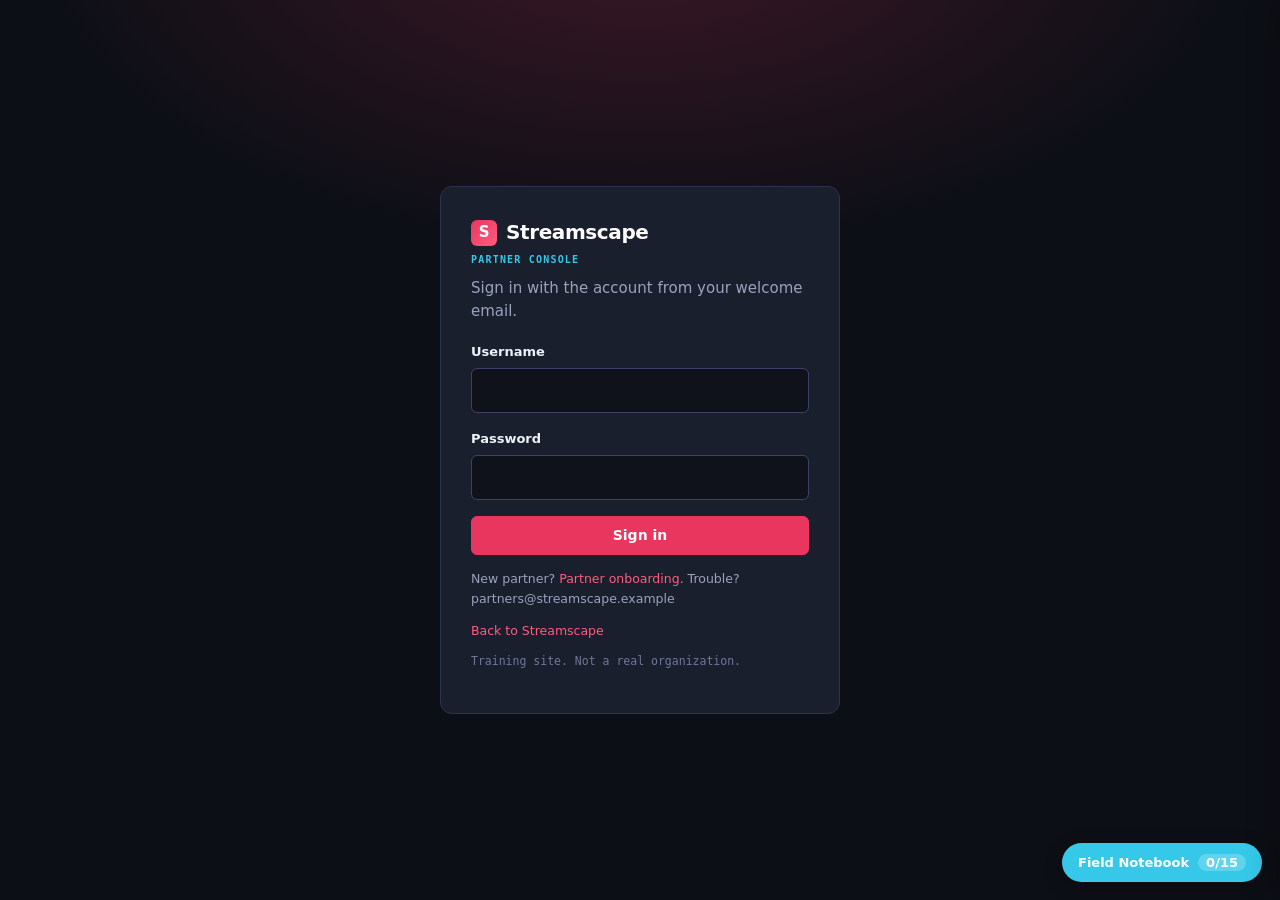
<file: partners/login.html>
<!-- MOCK SITE FOR TRAINING. Not a real organization. -->
<!doctype html>
<html lang="en">
<head>
<meta charset="utf-8">
<meta name="viewport" content="width=device-width, initial-scale=1">
<title>Partner sign-in · Streamscape</title>
<link rel="stylesheet" href="../assets/css/style.css">
</head>
<body class="auth">
<main class="auth__card">
  <a class="logo" href="../partners.html"><span class="logo__mark">S</span>Streamscape</a>
  <div class="tag">Partner console</div>
  <p class="muted" style="margin:12px 0 18px">Sign in with the account from your welcome email.</p>

  <div id="login-error" class="alert alert--bad" hidden></div>
  <form id="login-form">
    <div class="field"><label for="username">Username</label><input id="username" type="text" autocomplete="username" required></div>
    <div class="field"><label for="password">Password</label><input id="password" type="password" autocomplete="current-password" required></div>
    <button class="btn btn--block" type="submit">Sign in</button>
  </form>

  <p class="hint" style="margin-top:14px">New partner? <a href="onboarding.html">Partner onboarding</a>. Trouble? partners@streamscape.example</p>
  <p class="hint"><a href="../index.html">Back to Streamscape</a></p>
  <p class="mock-note">Training site. Not a real organization.</p>
</main>
<script src="../assets/js/data.js"></script>
<script src="../assets/js/app.js"></script>
<script src="../assets/js/login.js"></script>
<script src="../assets/js/kapu-challenges.js"></script>
<script src="../assets/js/kapu-notebook.js"></script>
</body>
</html>
</file>
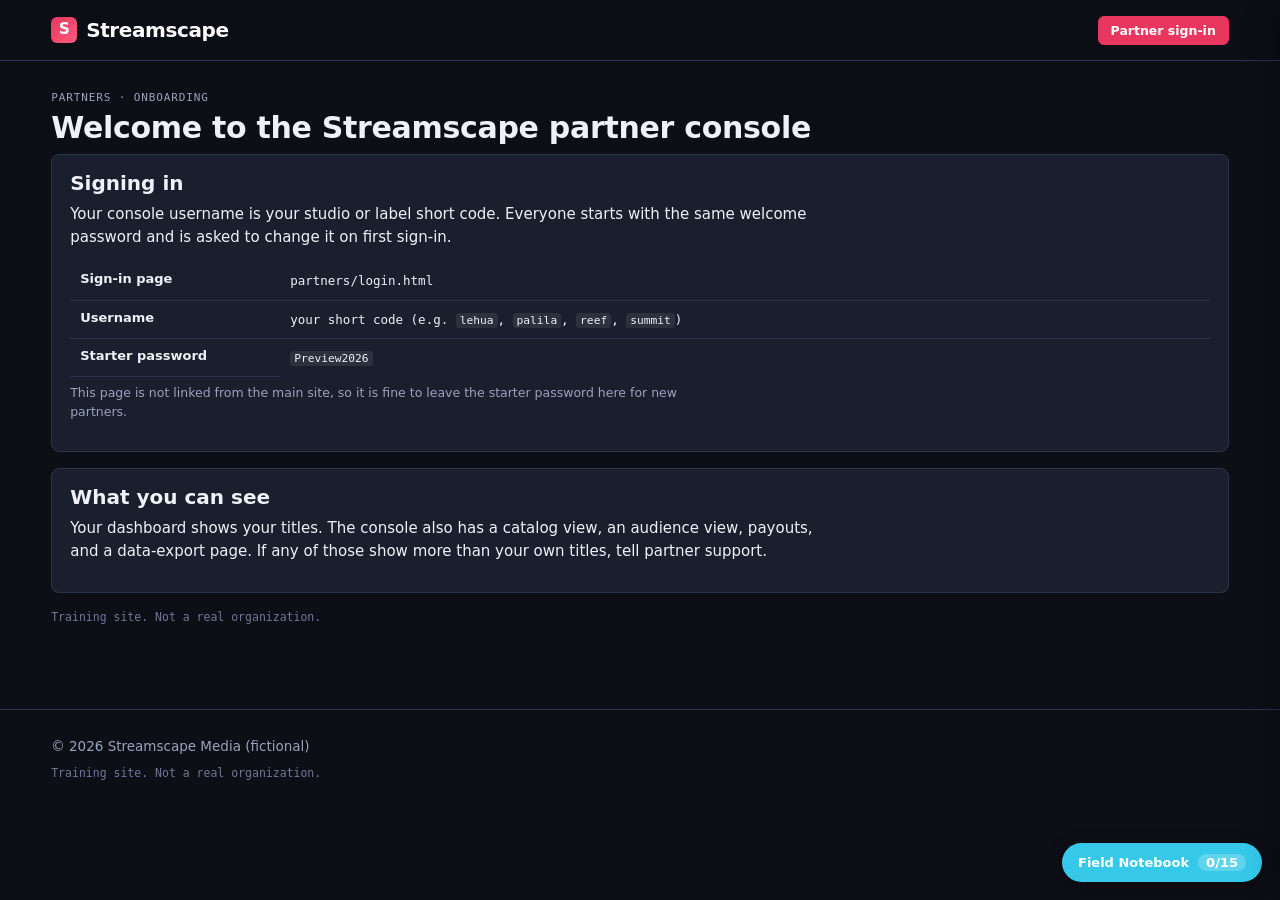
<file: partners/onboarding.html>
<!-- MOCK SITE FOR TRAINING. Not a real organization. -->
<!doctype html>
<html lang="en">
<head>
<meta charset="utf-8">
<meta name="viewport" content="width=device-width, initial-scale=1">
<title>Partner onboarding · Streamscape</title>
<link rel="stylesheet" href="../assets/css/style.css">
</head>
<body>
<header class="site-head"><div class="wrap"><a class="logo" href="../index.html"><span class="logo__mark">S</span>Streamscape</a><div class="site-head__right"><a class="btn btn--sm" href="login.html">Partner sign-in</a></div></div></header>

<main class="wrap section">
  <div class="crumb">Partners · Onboarding</div>
  <h1>Welcome to the Streamscape partner console</h1>

  <div class="card">
    <h2>Signing in</h2>
    <p>Your console username is your studio or label short code. Everyone starts with the same welcome password and is asked to change it on first sign-in.</p>
    <div class="table-wrap"><table class="kv"><tbody>
      <tr><th>Sign-in page</th><td>partners/login.html</td></tr>
      <tr><th>Username</th><td>your short code (e.g. <code>lehua</code>, <code>palila</code>, <code>reef</code>, <code>summit</code>)</td></tr>
      <tr><th>Starter password</th><td><code>Preview2026</code></td></tr>
    </tbody></table></div>
    <p class="hint">This page is not linked from the main site, so it is fine to leave the starter password here for new partners.</p>
  </div>

  <div class="card">
    <h2>What you can see</h2>
    <p>Your dashboard shows your titles. The console also has a catalog view, an audience view, payouts, and a data-export page. If any of those show more than your own titles, tell partner support.</p>
  </div>

  <p class="mock-note">Training site. Not a real organization.</p>
</main>

<footer class="site-foot"><div class="wrap"><div>&copy; 2026 Streamscape Media (fictional)<div class="mock-note">Training site. Not a real organization.</div></div></div></footer>
<script src="../assets/js/kapu-challenges.js"></script>
<script src="../assets/js/kapu-notebook.js"></script>
</body>
</html>
</file>
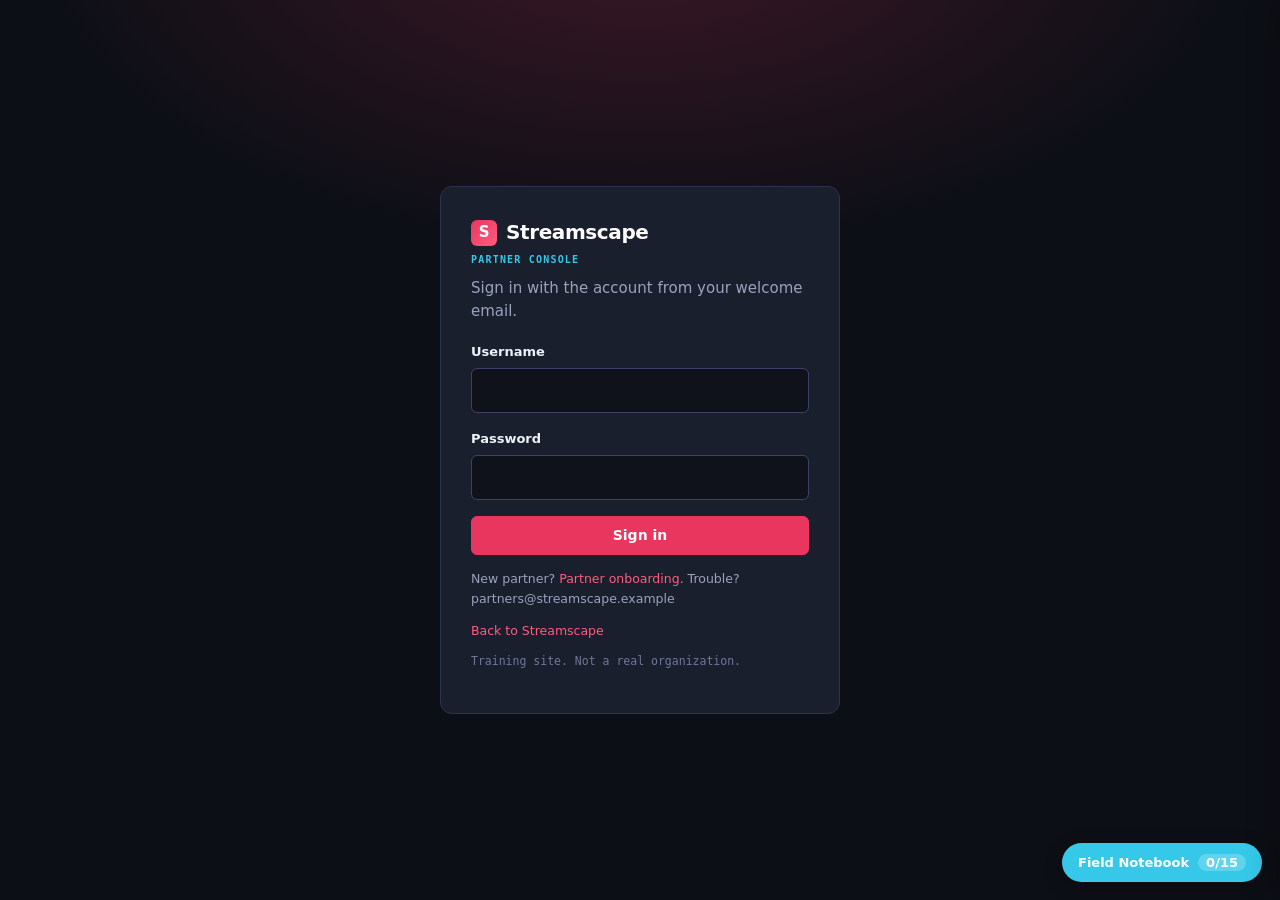
<file: partners/payouts.html>
<!-- MOCK SITE FOR TRAINING. Not a real organization. -->
<!doctype html>
<html lang="en">
<head>
<meta charset="utf-8">
<meta name="viewport" content="width=device-width, initial-scale=1">
<title>Payouts · Streamscape partner console</title>
<link rel="stylesheet" href="../assets/css/style.css">
</head>
<body>
<div class="console">
  <aside class="console__rail">
    <div><a class="logo" href="dashboard.html"><span class="logo__mark">S</span>Streamscape</a><div class="tag">Partner console</div></div>
    <nav class="pnav">
      <a href="dashboard.html">Dashboard</a>
      <a href="catalog.html">Catalog</a>
      <a href="audience.html">Audience</a>
      <a href="payouts.html">Payouts</a>
      <a href="exports.html">Data export</a>
    </nav>
    <div class="foot"><div id="who">Partner</div><a href="#" id="logout">Sign out</a></div>
  </aside>
  <main class="console__main">
    <div class="pagehead"><div><div class="crumb">Partner console · Payouts</div><h1>Quarterly payouts</h1></div></div>
    <div class="callout">This page shows every partner's payout, not just yours.</div>
    <div class="callout">This page loads the payouts telemetry helper: <code>assets/js/telemetry.min.js</code>.</div>
    <div class="card"><div class="table-wrap"><table>
      <thead><tr><th>Partner</th><th>Quarter</th><th>Amount</th><th>Method</th><th>Reference</th></tr></thead>
      <tbody id="payouts-body"></tbody>
    </table></div></div>
    <p class="mock-note">Training site. Not a real organization. Amounts are invented.</p>
  </main>
</div>
<script src="../assets/js/data.js"></script>
<script src="../assets/js/app.js"></script>
<script src="../assets/js/telemetry.min.js"></script>
<script src="../assets/js/console.js"></script>
<script src="../assets/js/kapu-challenges.js"></script>
<script src="../assets/js/kapu-notebook.js"></script>
</body>
</html>
</file>
<file: assets/css/public.css>
/* Streamscape PUBLIC SITE (MOCK SITE FOR TRAINING)
   Implemented from the Claude Design handoff "Streamscape Redesign" on the Kapu dark-editorial
   design system (near-black surfaces, white ink, display caps, mono micro-labels, sharp corners,
   pill buttons) with Streamscape's red accent.
   Fonts: the design system loads Archivo Black, Manrope and JetBrains Mono from Google Fonts.
   This site runs offline from file://, so those names come first in each stack and system fonts
   stand in when they are not installed (font-synthesis is off so a heavy fallback is used
   for display type instead of a faked bold).
   The partner console, sign-in and onboarding pages keep their own stylesheet (style.css). */

:root {
  --paper: #0a0a0a;
  --paper-2: #121212;
  --paper-3: #050505;
  --paper-elev: #1a1a1a;
  --ink: #ffffff;
  --ink-2: #e8ebed;
  --ink-3: #b8c0c8;
  --muted: #b8b8b8;
  --muted-2: #888888;
  --muted-3: #5a5a5a;
  --rule: #2a2a2a;
  --rule-2: #1d1d1d;
  --brand: #e8365f;
  --brand-2: #ff5c7e;
  --lede: #c9d0d7;
  --display: "Archivo Black", "Arial Black", "Helvetica Neue", Arial, sans-serif;
  --body: "Manrope", "Inter", system-ui, "Segoe UI", "Helvetica Neue", Arial, sans-serif;
  --mono: "JetBrains Mono", ui-monospace, Menlo, Consolas, monospace;
  --ease: cubic-bezier(.2, .6, .2, 1);
  --ease-out: cubic-bezier(.16, 1, .3, 1);
  --shadow-pop: 0 30px 80px -30px rgba(0, 0, 0, .85);
  --gutter: clamp(20px, 4vw, 56px);
}

*, *::before, *::after { box-sizing: border-box; }
html { -webkit-text-size-adjust: 100%; scroll-behavior: smooth; scroll-padding-top: 96px; }
html, body { margin: 0; padding: 0; }
body { background: var(--paper); color: var(--ink); font-family: var(--body); font-size: 16px; line-height: 1.65; -webkit-font-smoothing: antialiased; text-rendering: optimizeLegibility; min-height: 100vh; }
img, svg { display: block; max-width: 100%; }
a { color: inherit; text-decoration: none; transition: color .2s var(--ease); }
button { font: inherit; color: inherit; background: none; border: 0; cursor: pointer; padding: 0; }
h1, h2, h3, h4, p { margin: 0; }
ul { margin: 0; padding: 0; list-style: none; }
::selection { background: var(--brand); color: var(--paper); }
:focus-visible { outline: 2px solid var(--brand-2); outline-offset: 2px; border-radius: 2px; }
:focus:not(:focus-visible) { outline: none; }
[hidden] { display: none !important; }

.display { font-family: var(--display); font-weight: 900; font-synthesis-weight: none; text-transform: uppercase; }
.mono { font-family: var(--mono); }

/* ---------- Motion ---------- */
@keyframes ssUp { from { opacity: 0; transform: translateY(24px); } to { opacity: 1; transform: none; } }
@keyframes ssWord { from { transform: translateY(110%); } to { transform: none; } }
@keyframes ssKen { from { transform: scale(1.12); } to { transform: scale(1); } }
@keyframes ssRail { from { transform: scaleY(0); } to { transform: scaleY(1); } }
@keyframes ssRule { from { transform: scaleX(0); } to { transform: scaleX(1); } }
@keyframes ssPulse { 0% { box-shadow: 0 0 0 0 rgba(232, 54, 95, .6); } 70% { box-shadow: 0 0 0 10px rgba(232, 54, 95, 0); } 100% { box-shadow: 0 0 0 0 rgba(232, 54, 95, 0); } }
@keyframes ssPoster { from { opacity: 0; transform: translateY(28px) scale(.97); } to { opacity: 1; transform: none; } }
@keyframes ssToast { from { opacity: 0; transform: translate(-50%, 16px); } to { opacity: 1; transform: translate(-50%, 0); } }
@keyframes ssRipple { from { transform: scaleX(1); } to { transform: scaleX(.3); } }
.up { animation: ssUp .9s var(--ease-out) var(--d, 0s) both; }
@supports (animation-timeline: view()) {
  .reveal { animation: ssUp linear both; animation-timeline: view(); animation-range: entry 0% entry 45%; }
}
@media (prefers-reduced-motion: reduce) {
  html { scroll-behavior: auto; }
  *, *::before, *::after { animation: none !important; transition: none !important; }
}

/* ---------- Header ---------- */
.hd { position: sticky; top: 0; z-index: 40; background: rgba(10, 10, 10, .9); backdrop-filter: saturate(140%) blur(10px); -webkit-backdrop-filter: saturate(140%) blur(10px); border-bottom: 1px solid var(--rule); }
.hd__in { padding-inline: var(--gutter); display: flex; align-items: center; gap: 12px 40px; min-height: 72px; flex-wrap: wrap; }
.hd__brand { display: inline-flex; align-items: center; gap: 12px; color: var(--ink); }
.hd__brand:hover { color: var(--ink); opacity: .85; }
.hd__logo { width: 30px; height: 30px; }
.hd__logo .rip { transform-box: fill-box; transform-origin: center; animation: ssRipple 1.1s var(--ease) .7s 4 alternate both; }
.hd__logo .rip--2 { animation-delay: .95s; }
.wordmark { font-family: var(--display); font-weight: 900; font-synthesis-weight: none; text-transform: uppercase; font-size: 19px; letter-spacing: -.01em; line-height: 1; }
.hd__nav { display: flex; gap: 28px; flex-wrap: wrap; }
.hd__nav a { position: relative; font-size: 14px; font-weight: 600; letter-spacing: .02em; color: var(--muted); padding: 8px 0; }
.hd__nav a::after { content: ""; position: absolute; left: 0; right: 0; bottom: 0; height: 2px; background: var(--brand); transform: scaleX(0); transform-origin: left; transition: transform .25s var(--ease); }
.hd__nav a:hover { color: var(--ink); }
.hd__nav a.is-active { color: var(--ink); }
.hd__nav a.is-active::after { transform: scaleX(1); }
.hd__cta { margin-left: auto; display: flex; align-items: center; gap: 12px; }

/* ---------- Buttons + links ---------- */
.pill { display: inline-flex; align-items: center; justify-content: center; gap: 10px; font-family: var(--body); font-weight: 700; font-size: 12px; letter-spacing: .06em; text-transform: uppercase; white-space: nowrap; padding: 10px 18px; border-radius: 999px; border: 1px solid transparent; transition: background .2s var(--ease), color .2s var(--ease), transform .2s var(--ease), gap .3s var(--ease); }
.pill--solid { background: var(--brand); border-color: var(--brand); color: #fff; padding: 11px 20px; }
.pill--solid:hover { background: var(--brand-2); border-color: var(--brand-2); color: #fff; }
.pill--line { border-color: var(--ink); color: var(--ink); }
.pill--line:hover { background: var(--ink); color: var(--paper); }
.pill--lg { font-size: 13px; gap: 12px; padding: 14px 26px; }
.pill--lg.pill--solid { padding: 15px 28px; }
.pill--lift:hover { transform: translateY(-1px); }
.pill--arrow:hover { gap: 18px; }
.link-ul { display: inline-flex; align-items: center; gap: 10px; font-size: 13px; font-weight: 700; letter-spacing: .06em; text-transform: uppercase; color: var(--ink); padding-bottom: 4px; border-bottom: 1px solid var(--ink); transition: gap .3s var(--ease), color .2s var(--ease), border-color .2s var(--ease); }
.link-ul:hover { color: var(--brand-2); border-color: var(--brand-2); gap: 18px; }
.eyebrow { display: inline-flex; align-items: center; gap: 10px; font-family: var(--mono); font-size: 12px; font-weight: 500; letter-spacing: .18em; text-transform: uppercase; color: var(--brand-2); }
.eyebrow__rule { width: 24px; height: 1px; background: var(--brand-2); transform-origin: left; animation: ssRule .9s var(--ease-out) .15s both; }
.micro { font-family: var(--mono); font-size: 11px; letter-spacing: .22em; text-transform: uppercase; color: var(--brand-2); }
.micro--dim { color: var(--muted-2); }
.finenote { margin-top: 28px; font-family: var(--mono); font-size: 11px; letter-spacing: .14em; text-transform: uppercase; color: var(--muted-2); }

/* ---------- Heroes ---------- */
.hero { position: relative; overflow: hidden; border-bottom: 1px solid var(--rule); background: radial-gradient(900px 560px at 88% -8%, rgba(232, 54, 95, .2), transparent 65%), var(--paper-3); }
.hero__photo { position: absolute; inset: 0; width: 100%; height: 100%; object-fit: cover; object-position: 50% 85%; filter: grayscale(.4) brightness(.5) contrast(1.05); animation: ssKen 22s var(--ease-out) both; }
.hero__shade { position: absolute; inset: 0; background: radial-gradient(ellipse at 85% 5%, rgba(232, 54, 95, .24), transparent 55%), linear-gradient(180deg, rgba(5, 6, 10, .45) 0%, rgba(5, 6, 10, .55) 45%, rgba(5, 5, 5, .94) 100%); }
.hero--about .hero__photo { object-position: 50% 50%; filter: grayscale(.45) brightness(.5) contrast(1.05); }
.hero--about .hero__shade { background: radial-gradient(ellipse at 85% 5%, rgba(232, 54, 95, .2), transparent 55%), linear-gradient(90deg, rgba(5, 5, 5, .88) 0%, rgba(5, 5, 5, .6) 55%, rgba(5, 5, 5, .35) 100%); }
.hero--about, .hero--partners { background: radial-gradient(900px 560px at 88% -8%, rgba(232, 54, 95, .16), transparent 65%), var(--paper-3); }
.grid-lines { position: absolute; inset: 0; pointer-events: none; background-image: linear-gradient(90deg, rgba(255, 255, 255, .035) 1px, transparent 1px), linear-gradient(0deg, rgba(255, 255, 255, .035) 1px, transparent 1px); background-size: 88px 88px; -webkit-mask-image: radial-gradient(ellipse at 30% 45%, #000 15%, transparent 72%); mask-image: radial-gradient(ellipse at 30% 45%, #000 15%, transparent 72%); }
.grid-lines--r { -webkit-mask-image: radial-gradient(ellipse at 70% 40%, #000 10%, transparent 70%); mask-image: radial-gradient(ellipse at 70% 40%, #000 10%, transparent 70%); }
.rail { position: absolute; top: 22%; bottom: 22%; left: 0; width: 2px; transform-origin: top; animation: ssRail 1.4s var(--ease-out) .2s both; background: linear-gradient(180deg, transparent, var(--brand) 30%, var(--brand) 70%, transparent); opacity: .7; }
.hero__in { position: relative; padding: clamp(56px, 8vw, 112px) var(--gutter); display: flex; flex-wrap: wrap; align-items: flex-end; gap: 56px 72px; }
.hero__copy { flex: 1 1 560px; min-width: 0; }
.display-1 { font-family: var(--display); font-weight: 900; font-synthesis-weight: none; text-transform: uppercase; font-size: clamp(44px, 7vw, 112px); line-height: .9; letter-spacing: -.025em; color: var(--ink); margin: 22px 0 28px; max-width: 13ch; }
.display-1 .accent, .accent { color: var(--brand-2); }
.w { display: inline-block; overflow: hidden; vertical-align: top; padding-bottom: .08em; margin-bottom: -.08em; }
.w > span { display: inline-block; animation: ssWord 1s var(--ease-out) both; }
.w:nth-child(1) > span { animation-delay: .12s; }
.w:nth-child(2) > span { animation-delay: .19s; }
.w:nth-child(3) > span { animation-delay: .26s; }
.w:nth-child(4) > span { animation-delay: .33s; }
.w:nth-child(5) > span { animation-delay: .40s; }
.w:nth-child(6) > span { animation-delay: .47s; }
.lede { font-size: clamp(16px, 1.3vw, 20px); line-height: 1.6; color: var(--lede); max-width: 48ch; text-wrap: pretty; animation: ssUp .9s var(--ease-out) .45s both; }
.lede--wide { max-width: 58ch; font-size: clamp(17px, 1.3vw, 21px); }
.hero__cta { display: flex; flex-wrap: wrap; gap: 14px; margin-top: 36px; animation: ssUp .9s var(--ease-out) .6s both; }
.hero__note { margin-top: 32px; font-family: var(--mono); font-size: 11px; letter-spacing: .2em; text-transform: uppercase; color: var(--muted-2); animation: ssUp .9s var(--ease-out) .75s both; }

/* Featured poster column (home hero) */
.feat { flex: 0 1 400px; min-width: 0; display: flex; flex-direction: column; gap: 18px; animation: ssPoster 1.1s var(--ease-out) .3s both; }
.feat__head { display: flex; justify-content: space-between; gap: 12px; font-family: var(--mono); font-size: 11px; letter-spacing: .22em; text-transform: uppercase; }
.live { display: inline-flex; align-items: center; gap: 10px; color: var(--brand-2); }
.live__dot { width: 7px; height: 7px; border-radius: 50%; background: var(--brand); animation: ssPulse 2.2s var(--ease) infinite; }
.feat > p { font-size: 15px; line-height: 1.6; color: var(--muted); }
.feat__actions { display: flex; flex-wrap: wrap; align-items: center; gap: 22px; }

/* ---------- Posters ---------- */
.poster { position: relative; overflow: hidden; isolation: isolate; border: 1px solid var(--rule); background: var(--art, #333); transition: transform .35s var(--ease), border-color .35s var(--ease); display: block; }
.poster--2x3 { aspect-ratio: 2 / 3; }
.poster--1x1 { aspect-ratio: 1 / 1; }
.poster--4x5 { aspect-ratio: 4 / 5; }
.poster--pop { box-shadow: var(--shadow-pop); }
a:hover > .poster, .poster:hover { transform: translateY(-4px); border-color: var(--brand); }
.poster__img { position: absolute; inset: 0; width: 100%; height: 100%; background-size: cover; background-repeat: no-repeat; background-position: var(--pos, 50% 50%); filter: grayscale(1) contrast(1.15) brightness(.92); transition: transform 1.2s var(--ease); }
a:hover > .poster .poster__img, .poster:hover .poster__img { transform: scale(1.07); }
.poster__tint { position: absolute; inset: 0; pointer-events: none; background: var(--art, #333); mix-blend-mode: color; opacity: .92; }
.poster__shade { position: absolute; inset: 0; pointer-events: none; background: radial-gradient(120% 70% at 100% 0%, rgba(255, 255, 255, .16), transparent 55%), linear-gradient(180deg, rgba(0, 0, 0, .3) 0%, rgba(0, 0, 0, 0) 24%, rgba(0, 0, 0, 0) 42%, rgba(0, 0, 0, .8) 100%); }
.poster__top { position: absolute; pointer-events: none; top: 12px; left: 12px; right: 12px; display: flex; justify-content: space-between; align-items: center; gap: 8px; }
.poster__top img { width: 16px; height: 16px; }
.poster__kind { font-family: var(--mono); font-size: 10px; letter-spacing: .18em; text-transform: uppercase; color: rgba(255, 255, 255, .9); }
.poster__title { position: absolute; pointer-events: none; left: 14px; right: 14px; bottom: 14px; font-family: var(--display); font-weight: 900; font-synthesis-weight: none; text-transform: uppercase; font-size: 22px; line-height: .95; letter-spacing: -.01em; color: #fff; text-wrap: balance; }
.poster--sm .poster__title { font-size: 19px; left: 12px; right: 12px; bottom: 12px; }
.poster--lg .poster__shade { background: radial-gradient(120% 70% at 100% 0%, rgba(255, 255, 255, .18), transparent 55%), linear-gradient(180deg, rgba(0, 0, 0, .32) 0%, rgba(0, 0, 0, 0) 22%, rgba(0, 0, 0, 0) 40%, rgba(0, 0, 0, .82) 100%); }
.poster--lg .poster__top { top: 18px; left: 18px; right: 18px; gap: 12px; }
.poster--lg .poster__top img { width: 22px; height: 22px; }
.poster--lg .poster__kind { font-size: 11px; letter-spacing: .2em; }
.poster--lg .poster__title { left: 22px; right: 22px; bottom: 22px; font-size: clamp(34px, 3.6vw, 48px); line-height: .92; letter-spacing: -.015em; }
.poster--hero .poster__top { top: 18px; left: 18px; right: 18px; gap: 12px; }
.poster--hero .poster__top img { width: 22px; height: 22px; }
.poster--hero .poster__kind { font-size: 11px; letter-spacing: .2em; }
.poster--hero .poster__title { left: 20px; right: 20px; bottom: 20px; font-size: clamp(28px, 2.8vw, 38px); line-height: .92; letter-spacing: -.015em; }

.tile { display: flex; flex-direction: column; gap: 12px; color: var(--ink); scroll-snap-align: start; min-width: 0; }
.tile:hover { color: var(--ink); }
.tile__meta { font-family: var(--mono); font-size: 11px; letter-spacing: .14em; text-transform: uppercase; color: var(--muted-2); }

/* ---------- Main + rows ---------- */
.main { padding: clamp(56px, 7vw, 96px) var(--gutter) 0; display: flex; flex-direction: column; gap: clamp(64px, 7vw, 104px); }
.row__head { display: flex; align-items: flex-end; justify-content: space-between; gap: 16px 24px; flex-wrap: wrap; padding-bottom: 20px; margin-bottom: 28px; border-bottom: 1px solid var(--rule); }
.display-2 { font-family: var(--display); font-weight: 900; font-synthesis-weight: none; text-transform: uppercase; font-size: clamp(32px, 3.8vw, 56px); line-height: .95; letter-spacing: -.02em; color: var(--ink); margin: 12px 0 0; }
.display-3 { font-family: var(--display); font-weight: 900; font-synthesis-weight: none; text-transform: uppercase; font-size: clamp(28px, 3.2vw, 44px); line-height: .95; letter-spacing: -.02em; color: var(--ink); margin: 12px 0 0; }
.rail-scroll { display: grid; grid-auto-flow: column; grid-auto-columns: minmax(200px, 240px); gap: 24px; overflow-x: auto; overflow-y: hidden; padding-top: 6px; padding-bottom: 14px; scroll-snap-type: x proximity; }
.rail-scroll--sq { grid-auto-columns: minmax(260px, 300px); }
.all__head { margin-bottom: 32px; }
.all__tabs { display: flex; flex-wrap: wrap; gap: 24px; }
.tab { font-family: var(--mono); font-size: 11px; letter-spacing: .2em; text-transform: uppercase; color: var(--muted-2); padding: 6px 0; border-bottom: 2px solid transparent; transition: color .2s var(--ease), border-color .2s var(--ease); }
.tab:hover { color: var(--ink); }
.tab.is-active { color: var(--ink); border-bottom-color: var(--brand); }
.all__grid { display: grid; grid-template-columns: repeat(auto-fill, minmax(168px, 1fr)); gap: 32px 20px; }

/* Partners band (home) */
.band { margin-top: clamp(80px, 9vw, 136px); background: var(--paper-2); border-top: 1px solid var(--rule); }
.band__in { padding: clamp(64px, 8vw, 112px) var(--gutter); display: flex; flex-wrap: wrap; align-items: flex-end; justify-content: space-between; gap: 32px 72px; }
.band__lead { flex: 1 1 520px; min-width: 0; }
.band__lead h2 { font-family: var(--display); font-weight: 900; font-synthesis-weight: none; text-transform: uppercase; font-size: clamp(34px, 4.6vw, 64px); line-height: .96; letter-spacing: -.02em; color: var(--ink); margin: 16px 0 0; max-width: 16ch; }
.band__side { flex: 0 1 420px; min-width: 0; display: flex; flex-direction: column; align-items: flex-start; gap: 24px; }
.band__side p { font-size: 17px; line-height: 1.65; color: var(--muted); }

/* ---------- Title page ---------- */
.thero { position: relative; overflow: hidden; border-bottom: 1px solid var(--rule); background: var(--glow, transparent), var(--paper-3); }
.thero__blur { position: absolute; top: -40px; left: -40px; width: calc(100% + 80px); height: calc(100% + 80px); filter: blur(28px) grayscale(.3) brightness(.4); background-size: cover; background-position: center; background-repeat: no-repeat; }
.thero__glow { position: absolute; inset: 0; background: var(--glow, transparent); }
.thero__shade { position: absolute; inset: 0; background: linear-gradient(180deg, rgba(5, 5, 5, .25) 0%, rgba(5, 5, 5, .55) 60%, rgba(5, 5, 5, .94) 100%); }
.thero__in { position: relative; padding: clamp(28px, 4vw, 48px) var(--gutter) clamp(56px, 7vw, 96px); }
.crumbs { display: flex; flex-wrap: wrap; align-items: center; gap: 10px; font-family: var(--mono); font-size: 11px; letter-spacing: .2em; text-transform: uppercase; color: var(--muted-2); }
.crumbs a { color: var(--muted); }
.crumbs a:hover { color: var(--ink); }
.crumbs .cur { color: var(--ink); }
.thero__body { display: flex; flex-wrap: wrap; align-items: flex-end; gap: 40px clamp(40px, 5vw, 80px); margin-top: clamp(28px, 4vw, 48px); }
.thero__poster { flex: 0 1 340px; min-width: 220px; animation: ssPoster 1.1s var(--ease-out) .05s both; }
.thero__copy { flex: 1 1 440px; min-width: 0; }
.thero__copy h1 { font-family: var(--display); font-weight: 900; font-synthesis-weight: none; text-transform: uppercase; font-size: clamp(44px, 7vw, 108px); line-height: .9; letter-spacing: -.025em; color: var(--ink); margin: 20px 0 24px; text-wrap: balance; animation: ssUp .9s var(--ease-out) .1s both; }
.thero__copy .lede { max-width: 44ch; font-size: clamp(17px, 1.3vw, 21px); }
.thero__cta { display: flex; flex-wrap: wrap; gap: 14px; margin-top: 32px; animation: ssUp .9s var(--ease-out) .55s both; }
.specs { display: grid; grid-template-columns: repeat(auto-fit, minmax(130px, 1fr)); gap: 24px; margin-top: 44px; max-width: 720px; }
.spec { border-top: 1px solid var(--rule); padding-top: 14px; animation: ssUp .8s var(--ease-out) var(--d, .55s) both; }
.spec__k { font-family: var(--mono); font-size: 10.5px; letter-spacing: .22em; text-transform: uppercase; color: var(--muted-2); }
.spec__v { margin-top: 6px; font-size: 16px; font-weight: 600; color: var(--ink-2); }
.unavail { border-bottom: 1px solid var(--rule); background: var(--paper-3); }
.unavail__in { padding: clamp(72px, 10vw, 144px) var(--gutter); }
.unavail h1 { font-family: var(--display); font-weight: 900; font-synthesis-weight: none; text-transform: uppercase; font-size: clamp(40px, 6vw, 88px); line-height: .92; letter-spacing: -.025em; color: var(--ink); margin: 20px 0 32px; max-width: 14ch; animation: ssUp .9s var(--ease-out) .1s both; }

/* ---------- About + partners blocks ---------- */
.block { display: flex; flex-wrap: wrap; gap: 20px 64px; padding-block: 40px 48px; border-top: 1px solid var(--rule); }
.block:last-of-type { border-bottom: 1px solid var(--rule); }
.block__lead { flex: 1 1 320px; min-width: 0; }
.block__lead h2, .block__lead h3 { font-family: var(--display); font-weight: 900; font-synthesis-weight: none; text-transform: uppercase; font-size: clamp(26px, 2.8vw, 40px); line-height: 1; letter-spacing: -.015em; color: var(--ink); margin: 12px 0 0; max-width: 14ch; }
.block__lead h3 { margin-top: 0; }
.block__body { flex: 1.4 1 460px; min-width: 0; font-size: 17px; line-height: 1.65; color: var(--muted); max-width: 62ch; }
.block__body a { color: var(--brand-2); border-bottom: 1px solid rgba(255, 92, 126, .5); }
.block__body a:hover { color: #fff; border-color: #fff; }
.block__body--col { display: flex; flex-direction: column; align-items: flex-start; gap: 24px; max-width: none; }
.contact { flex: 1.4 1 460px; min-width: 0; display: flex; flex-direction: column; }
.contact__row { display: flex; flex-wrap: wrap; justify-content: space-between; gap: 6px 24px; padding-block: 16px; border-bottom: 1px solid var(--rule-2); }
.contact__row:last-child { border-bottom: 0; padding-bottom: 0; }
.contact__k { font-family: var(--mono); font-size: 11px; letter-spacing: .22em; text-transform: uppercase; color: var(--muted-2); }
.contact__v { font-family: var(--mono); font-size: 14px; color: var(--ink-2); }
.perks { display: grid; grid-template-columns: repeat(auto-fit, minmax(260px, 1fr)); border-top: 1px solid var(--rule); border-left: 1px solid var(--rule); margin-top: 36px; }
.perk { padding: 32px 28px; border-right: 1px solid var(--rule); border-bottom: 1px solid var(--rule); display: flex; flex-direction: column; gap: 14px; min-height: 240px; transition: background .3s var(--ease); }
.perk:hover { background: rgba(232, 54, 95, .05); }
.perk__title { font-family: var(--display); font-weight: 900; font-synthesis-weight: none; text-transform: uppercase; font-size: clamp(26px, 2.4vw, 36px); line-height: 1; letter-spacing: -.015em; color: var(--ink); margin: auto 0 4px; }
.perk p { font-size: 15px; line-height: 1.6; color: var(--muted); }
.newp { margin-top: clamp(56px, 7vw, 96px); align-items: flex-start; border-bottom: 1px solid var(--rule); }

/* ---------- Footer ---------- */
.ft { margin-top: clamp(72px, 8vw, 120px); background: var(--paper-3); border-top: 1px solid var(--rule); color: var(--muted); }
.ft__in { padding: 56px var(--gutter) 32px; }
.ft__grid { display: grid; grid-template-columns: repeat(auto-fit, minmax(180px, 1fr)); gap: 40px; padding-bottom: 48px; border-bottom: 1px solid var(--rule); }
.ft__brand { grid-column: span 2; min-width: 0; }
.ft__brand a { display: inline-flex; align-items: center; gap: 12px; color: var(--ink); }
.ft__brand img { width: 30px; height: 30px; }
.ft__tag { margin-top: 18px; font-size: 14px; line-height: 1.6; color: var(--muted-2); max-width: 36ch; }
.ft__col h4 { font-family: var(--mono); font-weight: 400; font-size: 11px; letter-spacing: .2em; text-transform: uppercase; color: var(--muted-2); margin-bottom: 16px; }
.ft__col ul { display: flex; flex-direction: column; gap: 10px; }
.ft__col a { font-size: 14px; color: #d9dee3; }
.ft__col a:hover { color: var(--brand-2); }
.ft__bottom { display: flex; flex-wrap: wrap; justify-content: space-between; align-items: center; gap: 12px 24px; padding-top: 28px; }
.ft__copy { font-family: var(--mono); font-size: 12px; letter-spacing: .05em; color: var(--muted-2); }
.ft__note { font-family: var(--mono); font-size: 11px; letter-spacing: .14em; text-transform: uppercase; color: var(--muted-2); }

/* ---------- Toast ---------- */
.toast { position: fixed; left: 50%; bottom: 28px; transform: translateX(-50%); animation: ssToast .45s var(--ease-out) both; z-index: 60; max-width: calc(100% - 40px); display: flex; align-items: center; gap: 12px; padding: 14px 20px; background: var(--paper-elev); border: 1px solid var(--rule); box-shadow: var(--shadow-pop); font-family: var(--mono); font-size: 12px; letter-spacing: .12em; text-transform: uppercase; color: var(--ink-2); }
.toast::before { content: ""; width: 8px; height: 8px; border-radius: 50%; background: var(--brand); flex-shrink: 0; }

/* ---------- Responsive ---------- */
@media (max-width: 720px) {
  .hd__in { gap: 10px 20px; padding-block: 10px; }
  .hd__nav { gap: 18px; }
  .hd__cta { margin-left: 0; }
  .hero__in { gap: 40px; }
  .feat { flex-basis: 100%; }
  .thero__poster { flex-basis: 100%; min-width: 0; max-width: 300px; }
  .ft__brand { grid-column: span 1; }
}
/* Narrow phones: long single words ("STREAMSCAPE.", "UNDERSTUDY") must fit the column instead of
   being clipped by the hero's overflow:hidden. */
@media (max-width: 480px) {
  .display-1, .thero__copy h1, .unavail h1 { font-size: clamp(28px, 9.5vw, 44px); }
}
</file>
<file: assets/css/style.css>
/* Streamscape (MOCK SITE FOR TRAINING) - public streaming site + partner console.
   System font stacks only; everything works offline from file://. */

:root {
  --bg: #0d0f16;
  --bg-2: #141824;
  --panel: #1a1f2e;
  --panel-2: #222840;
  --line: #2c3350;
  --line-2: #3a4266;
  --text: #eef1f8;
  --muted: #9aa3bd;
  --brand: #e8365f;
  --brand-2: #ff5c7e;
  --gold: #f0c860;
  --accent: #35c8e8;
  --ok: #35c88a;
  --ok-bg: #143024;
  --warn: #e0a53b;
  --warn-bg: #33280f;
  --bad: #ff5c5c;
  --bad-bg: #3a1520;
  --radius: 8px;
  --sans: system-ui, -apple-system, "Segoe UI", Roboto, "Helvetica Neue", Arial, sans-serif;
  --mono: ui-monospace, "SF Mono", Menlo, Consolas, "Roboto Mono", monospace;
}

* { box-sizing: border-box; }
html, body { margin: 0; padding: 0; }
body { font-family: var(--sans); font-size: 15px; line-height: 1.55; color: var(--text); background: var(--bg); -webkit-font-smoothing: antialiased; }
a { color: var(--brand-2); text-decoration: none; }
a:hover { color: #fff; }
h1, h2, h3 { margin: 0 0 .5rem; line-height: 1.2; }
h1 { font-size: 30px; letter-spacing: -.01em; }
h2 { font-size: 20px; }
h3 { font-size: 16px; }
p { margin: 0 0 .8rem; }
img { max-width: 100%; }
small, .muted { color: var(--muted); }
code { font-family: var(--mono); font-size: .9em; background: rgba(255,255,255,.08); padding: .1em .35em; border-radius: 3px; }
pre { font-family: var(--mono); font-size: 12.5px; background: #0a0c12; color: #cfe3ff; border: 1px solid var(--line); padding: 14px; border-radius: 6px; overflow: auto; }
.wrap { max-width: none; margin: 0; padding: 0 clamp(20px, 4vw, 56px); }
[hidden] { display: none !important; }

/* NOTE (2026-09-24): the public pages (index, title, about, partners) now use assets/css/public.css
   (Claude Design redesign). The public-site rules below are still used by partners/onboarding.html
   and partners/login.html, which keep this stylesheet along with the partner console. */
/* ---------- Public header ---------- */
.site-head { position: sticky; top: 0; z-index: 20; background: rgba(13,15,22,.92); backdrop-filter: blur(8px); border-bottom: 1px solid var(--line); }
.site-head .wrap { display: flex; align-items: center; gap: 10px 20px; min-height: 60px; flex-wrap: wrap; }
.logo { display: inline-flex; align-items: center; gap: 9px; font-weight: 800; font-size: 20px; letter-spacing: -.02em; color: #fff; }
.logo__mark { width: 26px; height: 26px; border-radius: 6px; background: linear-gradient(135deg, var(--brand), var(--brand-2)); display: grid; place-items: center; color: #fff; font-size: 15px; }
.site-nav { display: flex; gap: 4px; flex-wrap: wrap; }
.site-nav a { color: var(--muted); padding: 7px 12px; border-radius: 6px; font-weight: 500; font-size: 14px; }
.site-nav a:hover, .site-nav a.is-active { color: #fff; background: var(--panel-2); }
.site-head__right { margin-left: auto; display: flex; align-items: center; gap: 10px; }

/* ---------- Hero ---------- */
.hero { position: relative; padding: 64px 0 44px; background: radial-gradient(1000px 460px at 78% -10%, rgba(232,54,95,.28), transparent 66%), radial-gradient(760px 400px at 8% 120%, rgba(53,200,232,.16), transparent 68%); border-bottom: 1px solid var(--line); }
.hero h1 { font-size: 42px; max-width: 16ch; }
.hero p { color: #cdd4ea; font-size: 18px; max-width: 52ch; }
.hero__cta { display: flex; gap: 12px; margin-top: 20px; flex-wrap: wrap; }

/* ---------- Rows of titles ---------- */
.section { padding-block: 30px; }
.section__head { display: flex; align-items: baseline; justify-content: space-between; gap: 14px; margin-bottom: 14px; }
.row { display: grid; grid-auto-flow: column; grid-auto-columns: minmax(150px, 1fr); gap: 14px; overflow-x: auto; padding-bottom: 8px; scroll-snap-type: x proximity; }
.row--grid { grid-auto-flow: row; grid-template-columns: repeat(auto-fill, minmax(150px, 1fr)); overflow: visible; }
.tile { scroll-snap-align: start; background: var(--panel); border: 1px solid var(--line); border-radius: var(--radius); overflow: hidden; color: var(--text); display: block; transition: transform .15s ease, border-color .15s ease; }
.tile:hover { transform: translateY(-3px); border-color: var(--line-2); color: var(--text); }
.tile__art { aspect-ratio: 2/3; display: grid; place-items: center; text-align: center; padding: 12px; font-weight: 700; font-size: 15px; color: #fff; }
.tile__meta { padding: 8px 10px 10px; }
.tile__meta .t { font-size: 13.5px; font-weight: 600; display: block; line-height: 1.25; }
.tile__meta .s { font-size: 11.5px; color: var(--muted); }
.pill { display: inline-block; font: 600 10px/1 var(--mono); letter-spacing: .06em; text-transform: uppercase; padding: 3px 6px; border-radius: 4px; background: var(--panel-2); color: var(--muted); }
.pill--new { background: #2a1420; color: var(--brand-2); }
.pill--music { background: #10242a; color: var(--accent); }

/* ---------- Title page ---------- */
.title-hero { display: grid; grid-template-columns: 220px minmax(0,1fr); gap: 28px; padding: 34px 0; }
.title-hero__art { aspect-ratio: 2/3; border-radius: 10px; display: grid; place-items: center; text-align: center; padding: 14px; font-weight: 700; color: #fff; }
.title-hero__meta .tags { display: flex; gap: 8px; flex-wrap: wrap; margin: 8px 0 14px; }
.chiprow { display: flex; gap: 18px; flex-wrap: wrap; margin: 14px 0; color: var(--muted); font-size: 14px; }

/* ---------- Buttons ---------- */
.btn { display: inline-flex; align-items: center; gap: 8px; font: 600 14px/1.2 var(--sans); padding: 10px 18px; border-radius: 6px; border: 1px solid var(--brand); background: var(--brand); color: #fff; cursor: pointer; }
.btn:hover { background: var(--brand-2); border-color: var(--brand-2); color: #fff; }
.btn--ghost { background: transparent; color: var(--text); border-color: var(--line-2); }
.btn--ghost:hover { background: var(--panel-2); color: #fff; }
.btn--sm { padding: 6px 12px; font-size: 12.5px; }
.btn--block { width: 100%; justify-content: center; }

/* ---------- Forms ---------- */
label { display: block; font-weight: 600; font-size: 13px; margin-bottom: 6px; }
input[type="text"], input[type="password"], input[type="search"], input[type="email"], select, textarea {
  width: 100%; font: inherit; padding: 10px 12px; border: 1px solid var(--line-2); border-radius: 6px; background: #0f121b; color: var(--text);
}
input:focus, select:focus, textarea:focus { outline: 2px solid var(--brand); outline-offset: 1px; border-color: var(--brand); }
.field { margin-bottom: 16px; }
.field--inline { display: flex; align-items: center; gap: 8px; font-weight: 400; }
.field--inline input { width: auto; }
.hint { color: var(--muted); font-size: 12.5px; margin-top: 6px; }

.alert { border-radius: 6px; padding: 11px 14px; margin-bottom: 14px; border: 1px solid transparent; font-size: 14px; }
.alert--bad { background: var(--bad-bg); color: #ffb0b0; border-color: #5c2130; }
.alert--ok { background: var(--ok-bg); color: #8fe6bf; border-color: #1f5c40; }
.alert--warn { background: var(--warn-bg); color: #f0cf8f; border-color: #5c4820; }
.alert--info { background: #10202f; color: #a9d8f2; border-color: #244a66; }

/* ---------- Footer ---------- */
.site-foot { border-top: 1px solid var(--line); margin-top: 40px; padding: 26px 0; color: var(--muted); font-size: 13.5px; }
.site-foot .wrap { display: flex; justify-content: space-between; gap: 16px; flex-wrap: wrap; }
.site-foot a { color: #cdd4ea; }
.mock-note { font: 500 11.5px/1.5 var(--mono); color: #6f7899; margin-top: 8px; }

/* ---------- Partner console ---------- */
.console { min-height: 100vh; display: grid; grid-template-columns: 232px minmax(0,1fr); }
.console__rail { background: var(--bg-2); border-right: 1px solid var(--line); padding: 20px 16px; display: flex; flex-direction: column; gap: 22px; position: sticky; top: 0; height: 100vh; }
.console__rail .logo { font-size: 17px; }
.console__rail .tag { font: 600 10px var(--mono); letter-spacing: .12em; text-transform: uppercase; color: var(--accent); }
.pnav { display: flex; flex-direction: column; gap: 2px; }
.pnav a { color: var(--muted); padding: 9px 12px; border-radius: 6px; font-size: 14px; font-weight: 500; }
.pnav a:hover { background: var(--panel); color: #fff; }
.pnav a.is-active { background: var(--panel-2); color: #fff; }
.console__rail .foot { margin-top: auto; font-size: 12.5px; color: var(--muted); border-top: 1px solid var(--line); padding-top: 14px; }
.console__rail .foot a { color: #fff; }
.console__main { padding: 26px 32px 48px; min-width: 0; }
.pagehead { display: flex; justify-content: space-between; align-items: flex-end; gap: 16px; margin-bottom: 20px; padding-bottom: 14px; border-bottom: 1px solid var(--line); flex-wrap: wrap; }
.pagehead > * { min-width: 0; }
.pagehead h1 { font-size: 24px; overflow-wrap: anywhere; }
.crumb { color: var(--muted); font: 500 11px var(--mono); letter-spacing: .08em; text-transform: uppercase; margin-bottom: 6px; }

.grid { display: grid; gap: 16px; }
.grid > * { min-width: 0; }
.grid--3 { grid-template-columns: repeat(3, minmax(0,1fr)); }
.grid--2 { grid-template-columns: repeat(2, minmax(0,1fr)); }
.card { background: var(--panel); border: 1px solid var(--line); border-radius: var(--radius); padding: 16px 18px; margin-bottom: 16px; }
.card__head { display: flex; align-items: baseline; justify-content: space-between; gap: 12px; margin-bottom: 12px; }
.card__head h2 { font-size: 15px; margin: 0; }
.card > p, .card li { max-width: 80ch; }
.stat__label { color: var(--muted); font: 600 11px var(--mono); letter-spacing: .06em; text-transform: uppercase; }
.stat__value { font-size: 30px; font-weight: 800; margin: 6px 0 2px; font-variant-numeric: tabular-nums; }
.stat__foot { font-size: 12.5px; color: var(--muted); }

.table-wrap { overflow-x: auto; }
table { width: 100%; border-collapse: collapse; font-size: 13.5px; }
th, td { text-align: left; padding: 9px 10px; border-bottom: 1px solid var(--line); vertical-align: top; }
th { color: var(--muted); font: 600 11px var(--mono); letter-spacing: .06em; text-transform: uppercase; white-space: nowrap; }
tbody tr:hover td { background: rgba(255,255,255,.03); }
td.num, .mono { font-family: var(--mono); font-size: 12.5px; font-variant-numeric: tabular-nums; }
tr:last-child td { border-bottom: 0; }

.badge { display: inline-block; padding: 2px 8px; border-radius: 999px; font-size: 11.5px; font-weight: 600; white-space: nowrap; }
.badge--ok { background: var(--ok-bg); color: #8fe6bf; }
.badge--warn { background: var(--warn-bg); color: #f0cf8f; }
.badge--bad { background: var(--bad-bg); color: #ffb0b0; }
.badge--muted { background: var(--panel-2); color: var(--muted); }
.badge--live { background: #10242a; color: var(--accent); }

.filters { display: flex; gap: 10px; flex-wrap: wrap; align-items: flex-end; margin-bottom: 14px; }
.filters .field { margin: 0; flex: 1 1 180px; }
.filters .field--inline { flex: 0 0 auto; }

.kv { width: 100%; }
.kv th { width: 210px; color: var(--text); font: 600 13px var(--sans); letter-spacing: 0; text-transform: none; white-space: normal; vertical-align: top; }
.kv td { font-family: var(--mono); font-size: 12.5px; }

.callout { border-left: 3px solid var(--accent); background: #10202f; padding: 12px 14px; border-radius: 6px; margin-bottom: 16px; font-size: 13.5px; }
.datadump { max-height: 320px; }

/* ---------- Auth ---------- */
.auth { min-height: 100vh; display: grid; place-items: center; padding: 32px 16px; background: radial-gradient(900px 500px at 50% -10%, rgba(232,54,95,.22), transparent 68%), var(--bg); }
.auth__card { width: 100%; max-width: 400px; background: var(--panel); border: 1px solid var(--line); border-radius: 12px; padding: 30px; }
.auth__card .logo { margin-bottom: 6px; }
.auth__card .tag { font: 600 10px var(--mono); letter-spacing: .12em; text-transform: uppercase; color: var(--accent); }

@media (max-width: 900px) {
  .console { grid-template-columns: 1fr; }
  .console__rail { position: static; height: auto; flex-direction: row; flex-wrap: wrap; align-items: center; gap: 10px 16px; padding: 12px 16px; }
  .pnav { flex-direction: row; flex-wrap: wrap; order: 3; flex-basis: 100%; }
  .console__rail .foot { margin: 0 0 0 auto; border: 0; padding: 0; }
  .console__main { padding: 20px 16px 40px; }
  .grid--3, .grid--2 { grid-template-columns: 1fr; }
  .title-hero { grid-template-columns: 1fr; }
  .title-hero__art { max-width: 200px; }
}
@media (max-width: 560px) {
  .hero h1 { font-size: 30px; }
  .kv th { width: auto; display: block; border-bottom: 0; padding-bottom: 0; }
  .kv td { display: block; padding-top: 2px; }
}
</file>
